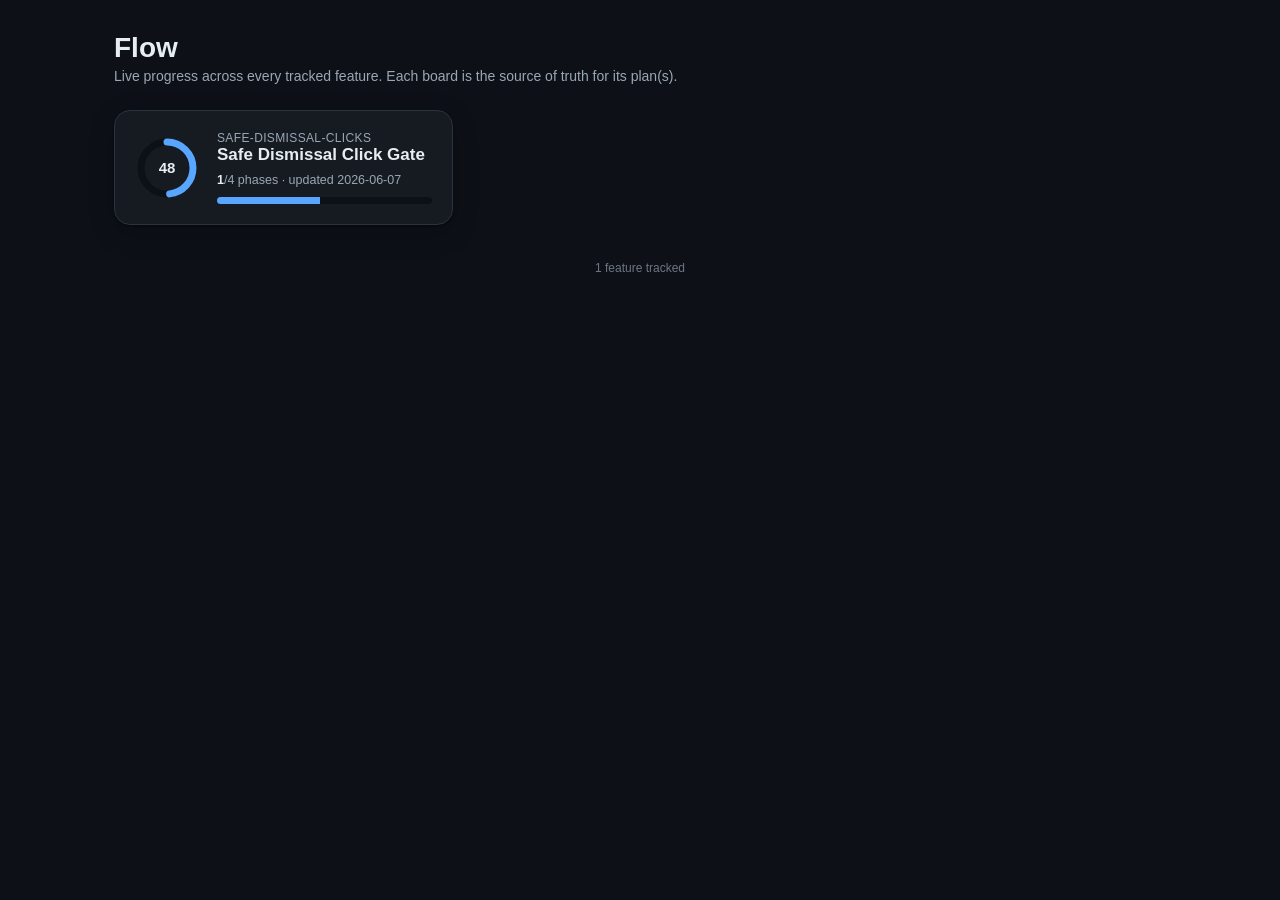
<file: docs/flow/index.html>
<!doctype html>
<html lang="en">
<head>
<meta charset="utf-8" />
<meta name="viewport" content="width=device-width, initial-scale=1" />
<title>Flow — all features</title>
<style>
  :root {
    --bg: #0d1117; --panel: #161b22; --panel-2: #1c2330; --border: #2a3340;
    --text: #e6edf3; --muted: #9aa7b4; --done: #2ea043; --review: #58a6ff; --idle: #6e7681;
    --shadow: 0 1px 2px rgba(0,0,0,.4), 0 8px 24px rgba(0,0,0,.25);
  }
  * { box-sizing: border-box; }
  html, body { margin: 0; background: var(--bg); color: var(--text);
    font-family: -apple-system, BlinkMacSystemFont, "Segoe UI", Inter, Roboto, Arial, sans-serif; -webkit-font-smoothing: antialiased; }
  a { color: inherit; text-decoration: none; }
  .wrap { max-width: 1100px; margin: 0 auto; padding: 32px 24px 80px; }
  h1 { font-size: 28px; margin: 0 0 4px; }
  .sub { color: var(--muted); font-size: 14px; margin-bottom: 26px; }
  .grid { display: grid; grid-template-columns: repeat(auto-fill, minmax(320px, 1fr)); gap: 18px; }
  .card { background: var(--panel); border: 1px solid var(--border); border-radius: 16px;
    padding: 20px; box-shadow: var(--shadow); display: flex; gap: 18px; align-items: center;
    transition: transform .12s, border-color .12s; }
  .card:hover { transform: translateY(-2px); border-color: var(--review); }
  .ct { flex: 1 1 auto; min-width: 0; }
  .ct h2 { font-size: 17px; margin: 0 0 4px; }
  .ct .feat { color: var(--muted); font-size: 12px; text-transform: uppercase; letter-spacing: .03em; }
  .ct .meta { color: var(--muted); font-size: 12.5px; margin-top: 8px; }
  .ct .meta b { color: var(--text); }
  .bar { height: 7px; border-radius: 999px; background: #0c1118; overflow: hidden; margin-top: 10px; }
  .bar > span { display: block; height: 100%; background: var(--review); }
  .bar.full > span { background: var(--done); }
  svg.ring { flex: 0 0 auto; }
  .empty { color: var(--muted); padding: 50px; text-align: center; }
  footer { color: var(--idle); font-size: 12px; margin-top: 36px; text-align: center; }
</style>
</head>
<body>
<div class="wrap">
  <h1>Flow</h1>
  <div class="sub">Live progress across every tracked feature. Each board is the source of truth for its plan(s).</div>
  <div class="grid" id="grid"></div>
  <footer id="foot"></footer>
</div>
<script type="application/json" id="flow-index">[
  {
    "feature": "safe-dismissal-clicks",
    "title": "Safe Dismissal Click Gate",
    "file": "safe-dismissal-clicks.html",
    "percent": 48,
    "updatedAt": 1780876315,
    "total": 4,
    "done": 1,
    "skipped": 0
  }
]</script>
<script>
(function () {
  "use strict";
  var items;
  try { items = JSON.parse(document.getElementById("flow-index").textContent); }
  catch (e) { items = []; }
  var grid = document.getElementById("grid");
  if (!items.length) { grid.innerHTML = "<div class='empty'>No flow boards yet. Run /c:plan to create one.</div>"; }
  items.sort(function (a, b) { return (b.updatedAt || 0) - (a.updatedAt || 0); });
  items.forEach(function (it) {
    var p = Math.max(0, Math.min(100, Math.round(it.percent || 0)));
    var a = document.createElement("a");
    a.href = it.file;
    a.className = "card";
    a.innerHTML =
      ring(p) +
      "<div class='ct'>" +
        "<div class='feat'>" + esc(it.feature) + "</div>" +
        "<h2>" + esc(it.title || it.feature) + "</h2>" +
        "<div class='meta'><b>" + (it.done || 0) + "</b>/" + (it.total || 0) + " phases" +
          (it.skipped ? " · " + it.skipped + " skipped" : "") +
          (it.updatedAt ? " · updated " + fmt(it.updatedAt) : "") + "</div>" +
        "<div class='bar" + (p >= 100 ? " full" : "") + "'><span style='width:" + p + "%'></span></div>" +
      "</div>";
    grid.appendChild(a);
  });
  document.getElementById("foot").textContent = items.length + " feature" + (items.length === 1 ? "" : "s") + " tracked";

  function ring(p) {
    var r = 26, c = 2 * Math.PI * r, on = c * p / 100;
    var col = p >= 100 ? "var(--done)" : (p > 0 ? "var(--review)" : "var(--idle)");
    return "<svg class='ring' width='64' height='64' viewBox='0 0 64 64'>" +
      "<circle cx='32' cy='32' r='" + r + "' fill='none' stroke='#0c1118' stroke-width='7'/>" +
      "<circle cx='32' cy='32' r='" + r + "' fill='none' stroke='" + col + "' stroke-width='7' stroke-linecap='round'" +
        " transform='rotate(-90 32 32)' stroke-dasharray='" + on + " " + c + "'/>" +
      "<text x='32' y='37' text-anchor='middle' font-size='15' font-weight='700' fill='#e6edf3'>" + p + "</text>" +
      "</svg>";
  }
  function fmt(u) { var d = new Date(u * 1000); return isNaN(d) ? "" : d.toISOString().slice(0, 10); }
  function esc(s) { return String(s == null ? "" : s).replace(/[&<>"']/g, function (c) {
    return { "&": "&amp;", "<": "&lt;", ">": "&gt;", '"': "&quot;", "'": "&#39;" }[c]; }); }
})();
</script>
</body>
</html>
</file>
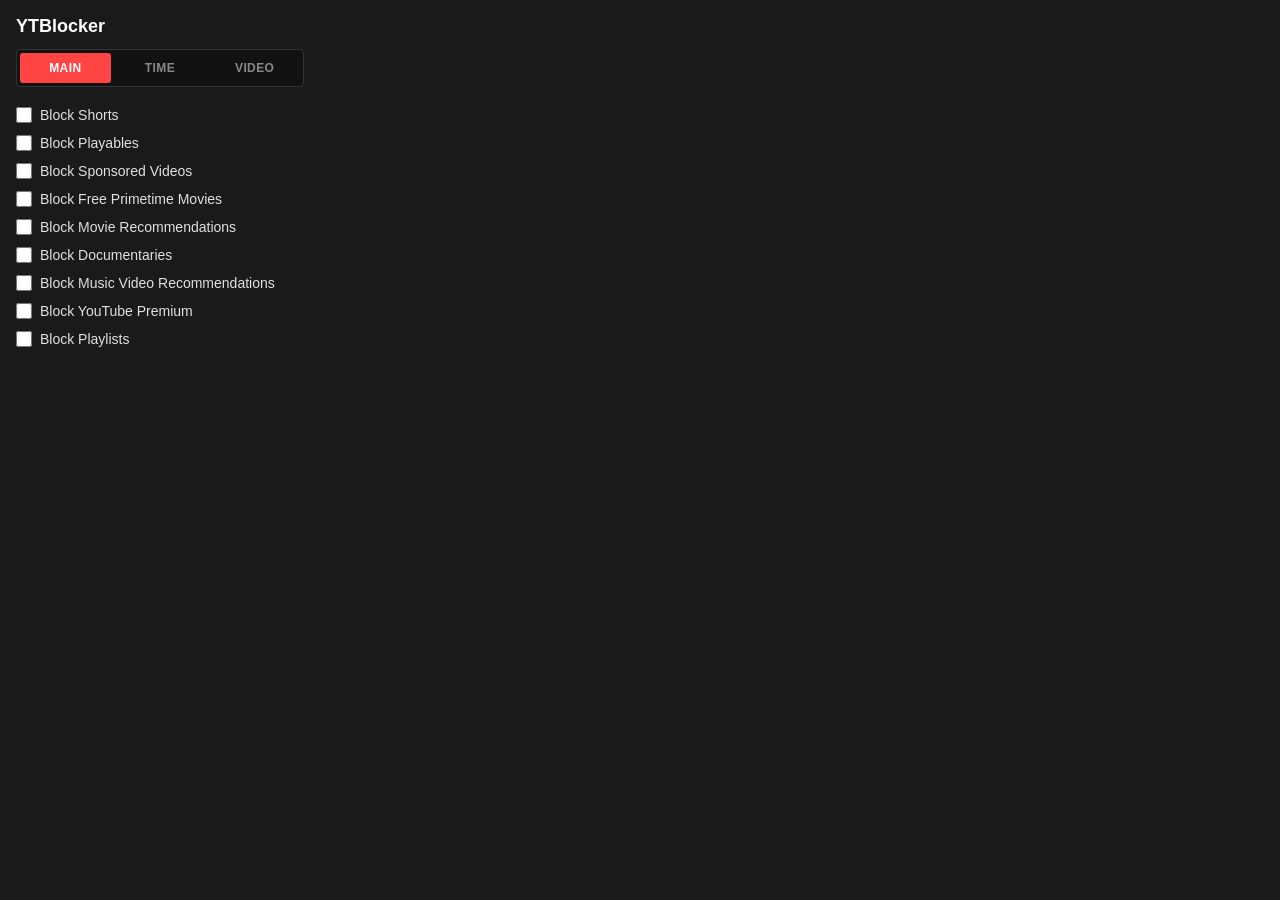
<file: popup/popup.html>
<!DOCTYPE html>
<html lang="en">
<head>
  <meta charset="UTF-8">
  <link rel="stylesheet" href="popup.css">
</head>
<body>
  <h1>YTBlocker</h1>

  <nav class="tabs" role="tablist" aria-label="Settings sections">
    <button class="tab active" id="mainTab" type="button" role="tab" aria-selected="true" aria-controls="mainPanel" data-tab="mainPanel">Main</button>
    <button class="tab" id="timeTab" type="button" role="tab" aria-selected="false" aria-controls="timePanel" data-tab="timePanel">Time</button>
    <button class="tab" id="videoTab" type="button" role="tab" aria-selected="false" aria-controls="videoPanel" data-tab="videoPanel">Video</button>
  </nav>

  <section class="tab-panel active" id="mainPanel" role="tabpanel" aria-labelledby="mainTab">
    <section class="toggles">
      <label class="toggle-row">
        <input type="checkbox" id="shortsToggle">
        <span>Block Shorts</span>
      </label>
      <label class="toggle-row">
        <input type="checkbox" id="playablesToggle">
        <span>Block Playables</span>
      </label>
      <label class="toggle-row">
        <input type="checkbox" id="sponsoredVideosToggle">
        <span>Block Sponsored Videos</span>
      </label>
      <label class="toggle-row">
        <input type="checkbox" id="primetimeToggle">
        <span>Block Free Primetime Movies</span>
      </label>
      <label class="toggle-row">
        <input type="checkbox" id="movieRecommendationsToggle">
        <span>Block Movie Recommendations</span>
      </label>
      <label class="toggle-row">
        <input type="checkbox" id="documentaryRecommendationsToggle">
        <span>Block Documentaries</span>
      </label>
      <label class="toggle-row">
        <input type="checkbox" id="musicVideoRecommendationsToggle">
        <span>Block Music Video Recommendations</span>
      </label>
      <label class="toggle-row">
        <input type="checkbox" id="premiumSectionsDismissalToggle">
        <span>Block YouTube Premium</span>
      </label>
      <label class="toggle-row">
        <input type="checkbox" id="playlistDismissalToggle">
        <span>Block Playlists</span>
      </label>
    </section>
  </section>

  <section class="tab-panel" id="timePanel" role="tabpanel" aria-labelledby="timeTab" hidden>
    <section class="timing-section">
      <div class="section-heading-row">
        <h2>Randomized Deletes Range</h2>
        <button class="info-button" id="deleteRangeInfoToggle" type="button" aria-expanded="false" aria-controls="deleteRangeInfo">i</button>
      </div>
      <div class="info-popover" id="deleteRangeInfo" role="status" hidden>
        This randomized delay is used to mimic human behavior between automated delete actions.
      </div>
      <div class="timing-row">
        <label>
          <span>Min</span>
          <input type="number" id="delayMinInput" min="1" max="120" step="1">
        </label>
        <label>
          <span>Max</span>
          <input type="number" id="delayMaxInput" min="1" max="120" step="1">
        </label>
        <span class="timing-unit">seconds</span>
      </div>
    </section>

    <section class="duration-section">
      <h2>Video Duration</h2>
      <div class="duration-row">
        <label>
          <span>Min</span>
          <input type="text" id="durationMinInput" placeholder="any" title="Use any, seconds, M:SS, or H:MM:SS">
        </label>
        <label>
          <span>Max</span>
          <input type="text" id="durationMaxInput" placeholder="any" title="Use any, seconds, M:SS, or H:MM:SS">
        </label>
      </div>
    </section>

    <section class="creation-section">
      <h2>Creation Date</h2>
      <div class="creation-row">
        <label>
          <span>Min age</span>
          <input type="text" id="ageMinInput" placeholder="any" title="Use any, days, 12h, 2w, 3mo, or 1y">
        </label>
        <label>
          <span>Max age</span>
          <input type="text" id="ageMaxInput" placeholder="any" title="Use any, days, 12h, 2w, 3mo, or 1y">
        </label>
        <span class="timing-unit">days</span>
      </div>
    </section>
  </section>

  <section class="tab-panel" id="videoPanel" role="tabpanel" aria-labelledby="videoTab" hidden>
    <section class="keywords-section">
      <h2>Keywords</h2>
      <div class="keyword-input-row">
        <input type="text" id="keywordInput" placeholder="Add keyword...">
        <button id="addKeyword">+</button>
      </div>
      <ul id="keywordList"></ul>
      <label class="toggle-row">
        <input type="checkbox" id="keywordDismissalToggle">
        <span>Enable keyword dismissal</span>
      </label>
    </section>

    <section class="channels-section">
      <h2>Channels</h2>
      <div class="keyword-input-row">
        <input type="text" id="channelInput" placeholder="Add channel...">
        <button id="addChannel">+</button>
      </div>
      <ul id="channelList"></ul>
      <label class="toggle-row">
        <input type="checkbox" id="channelBlockingToggle">
        <span>Block matching channels</span>
      </label>
    </section>
  </section>

  <script src="popup.js"></script>
</body>
</html>
</file>
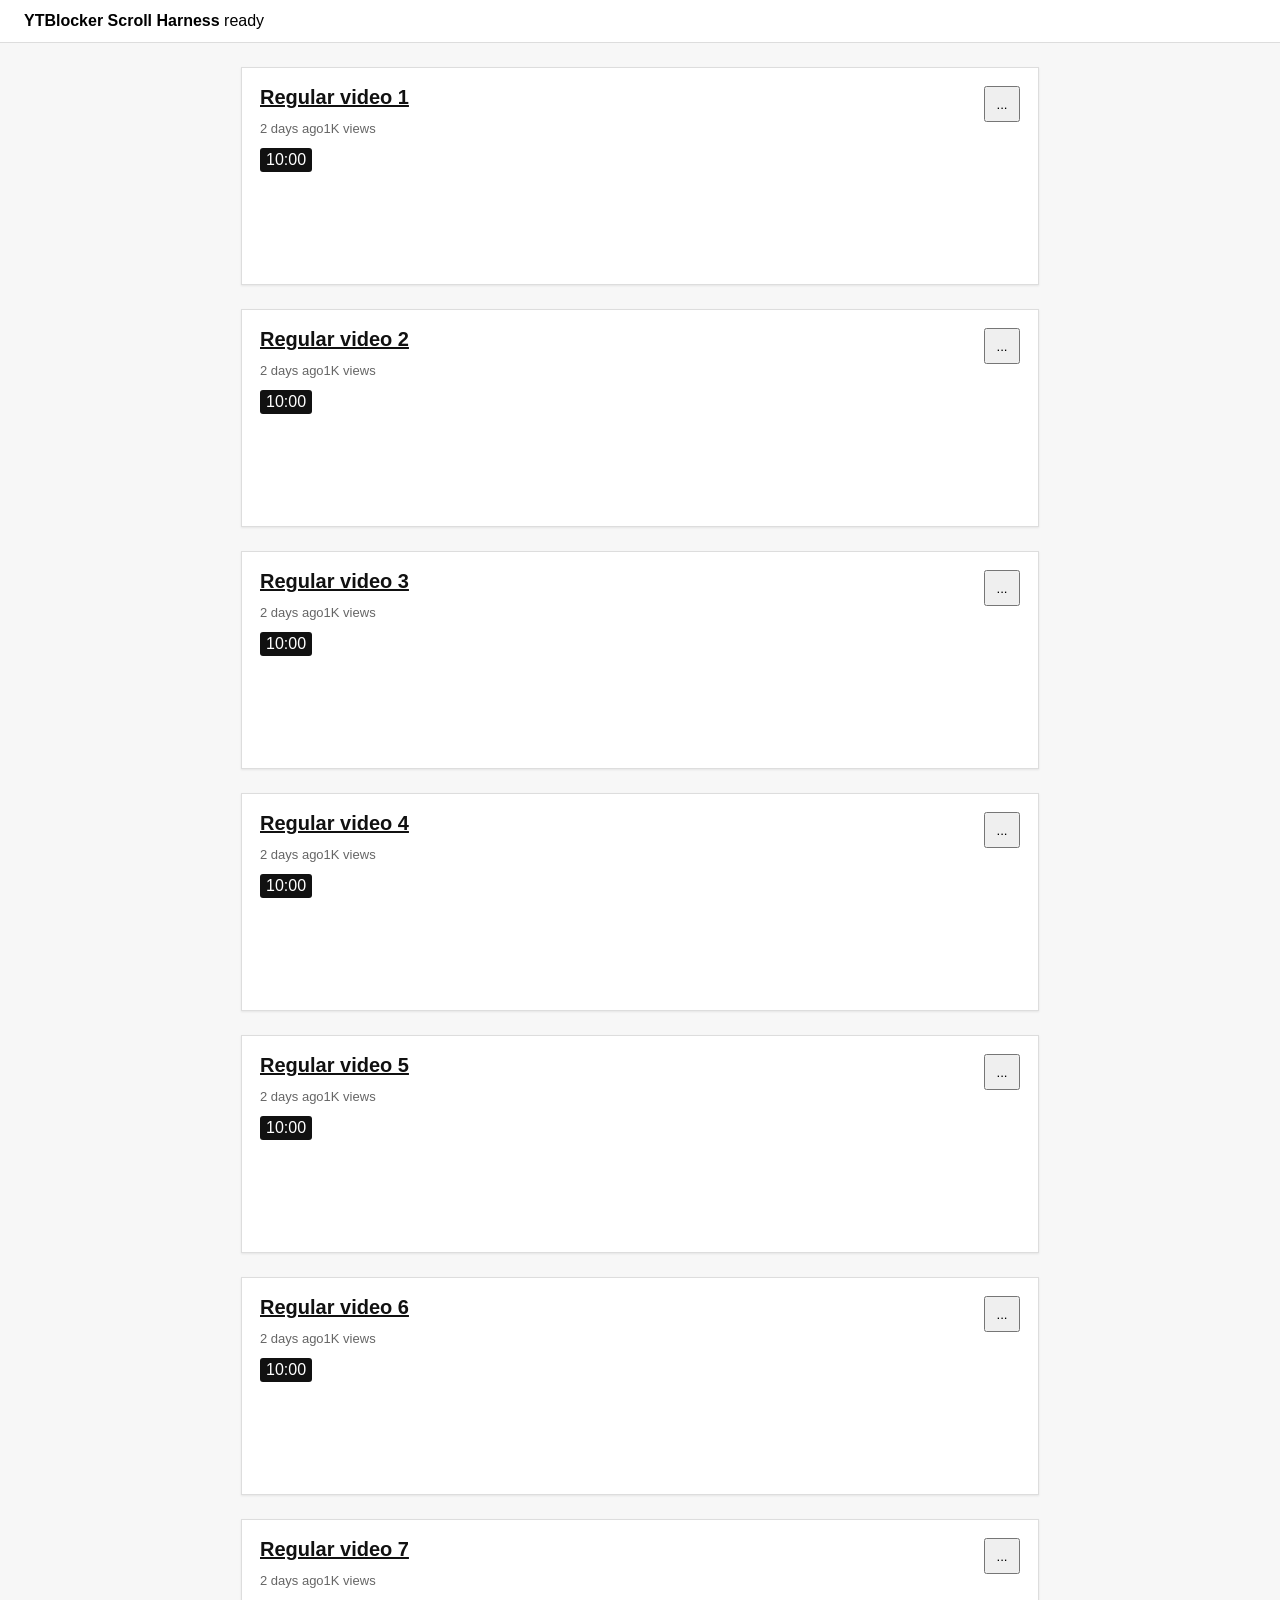
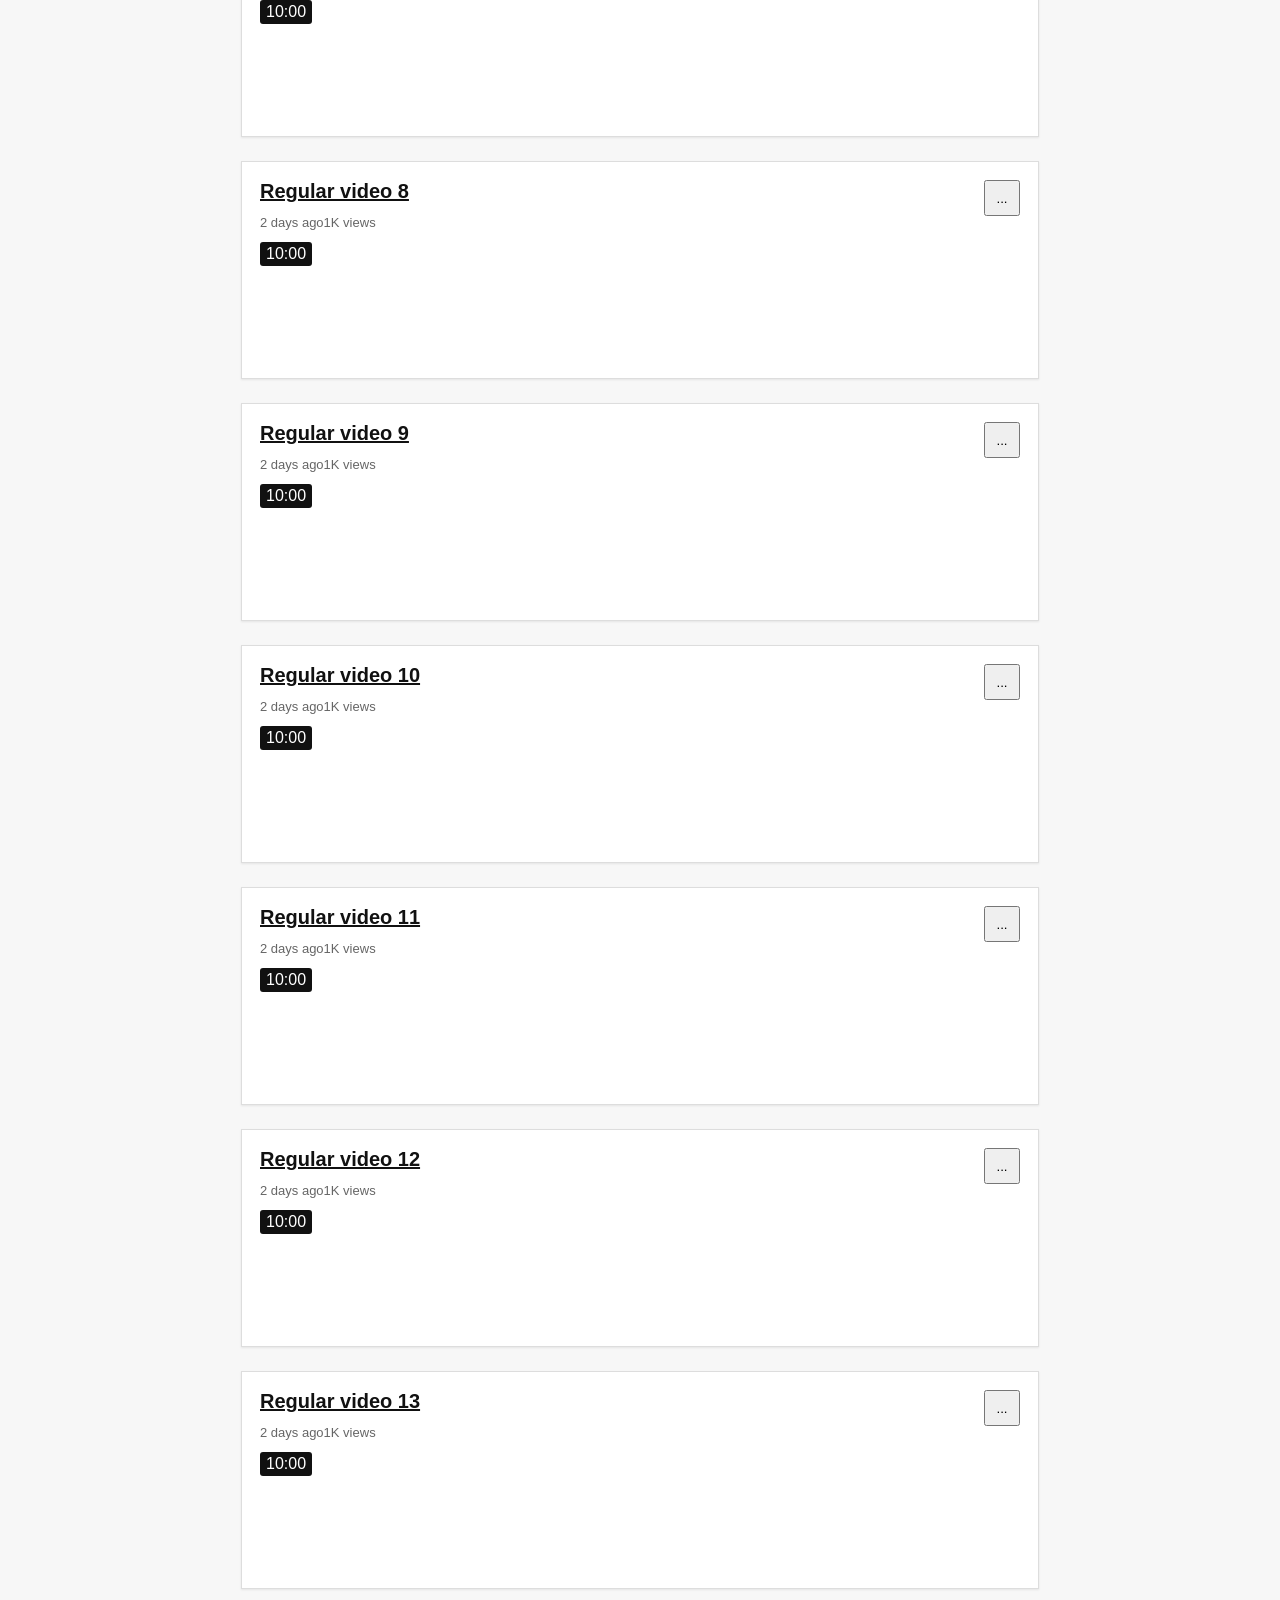
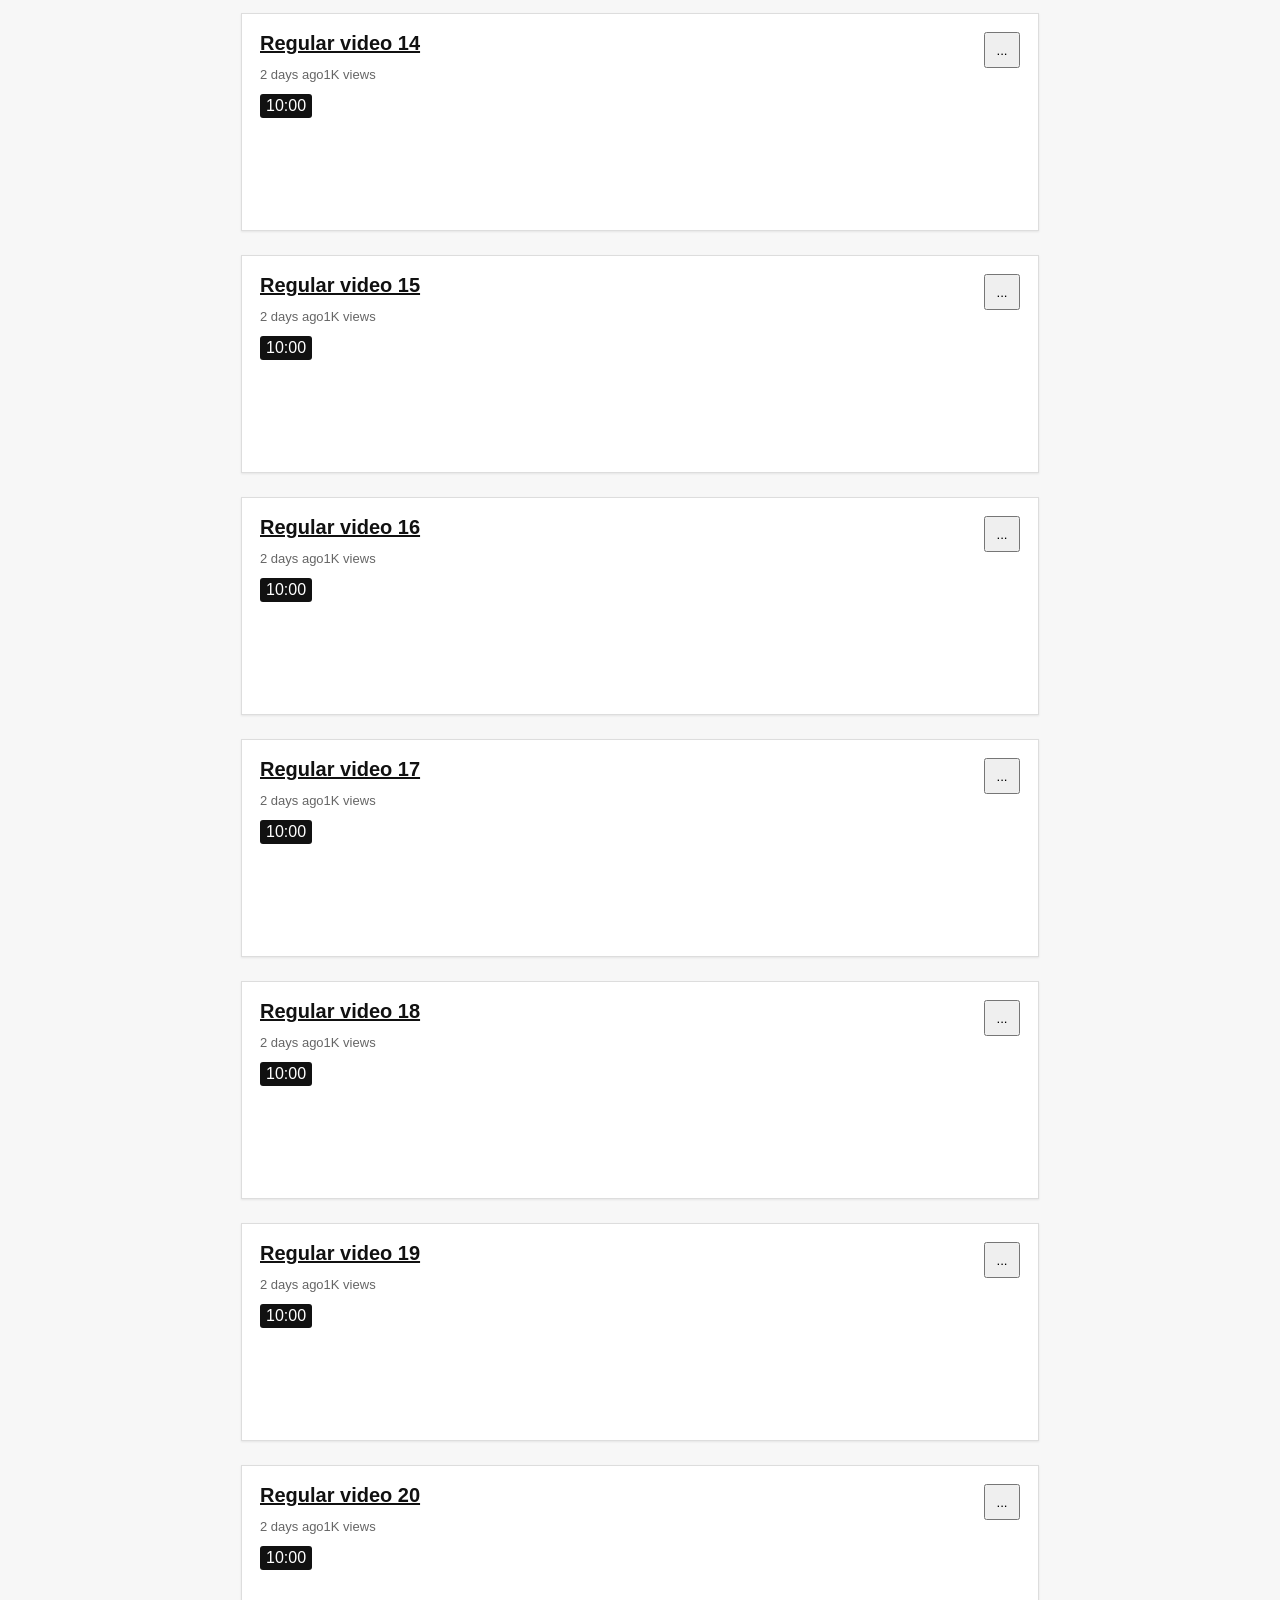
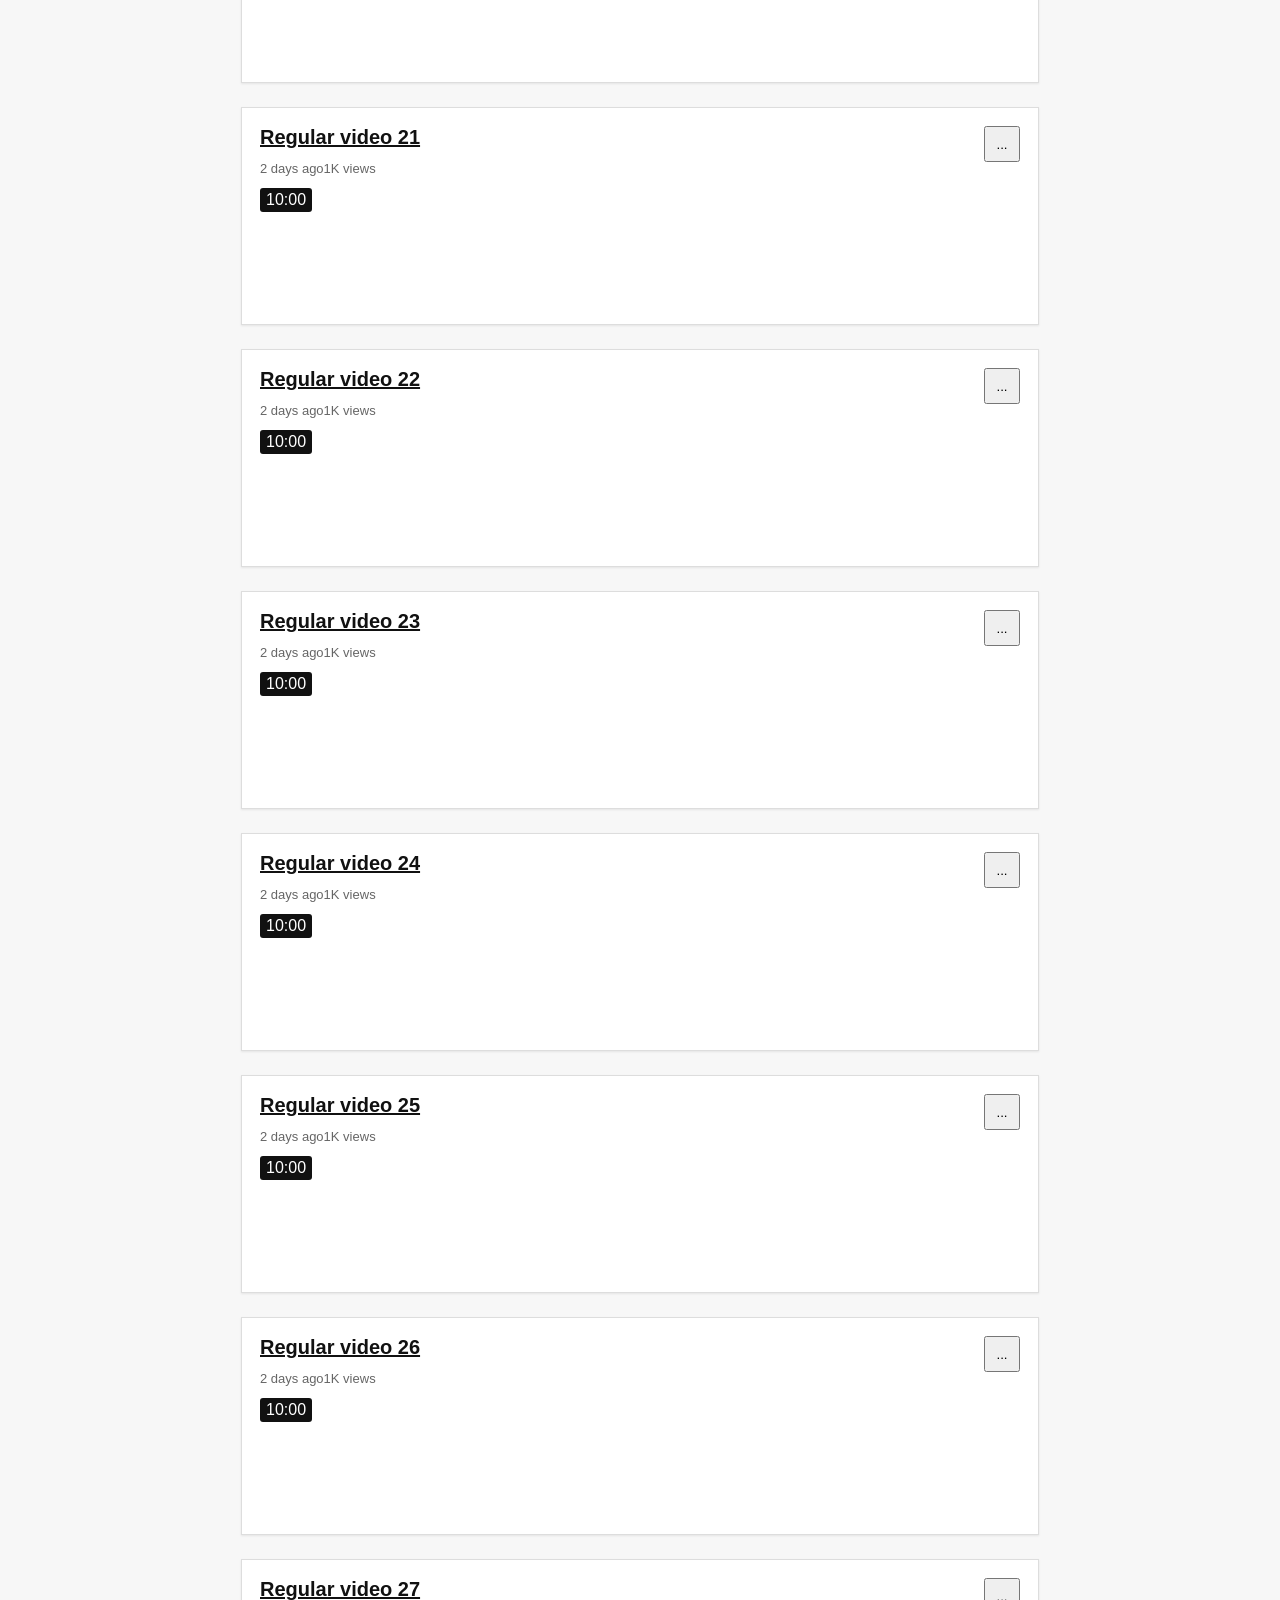
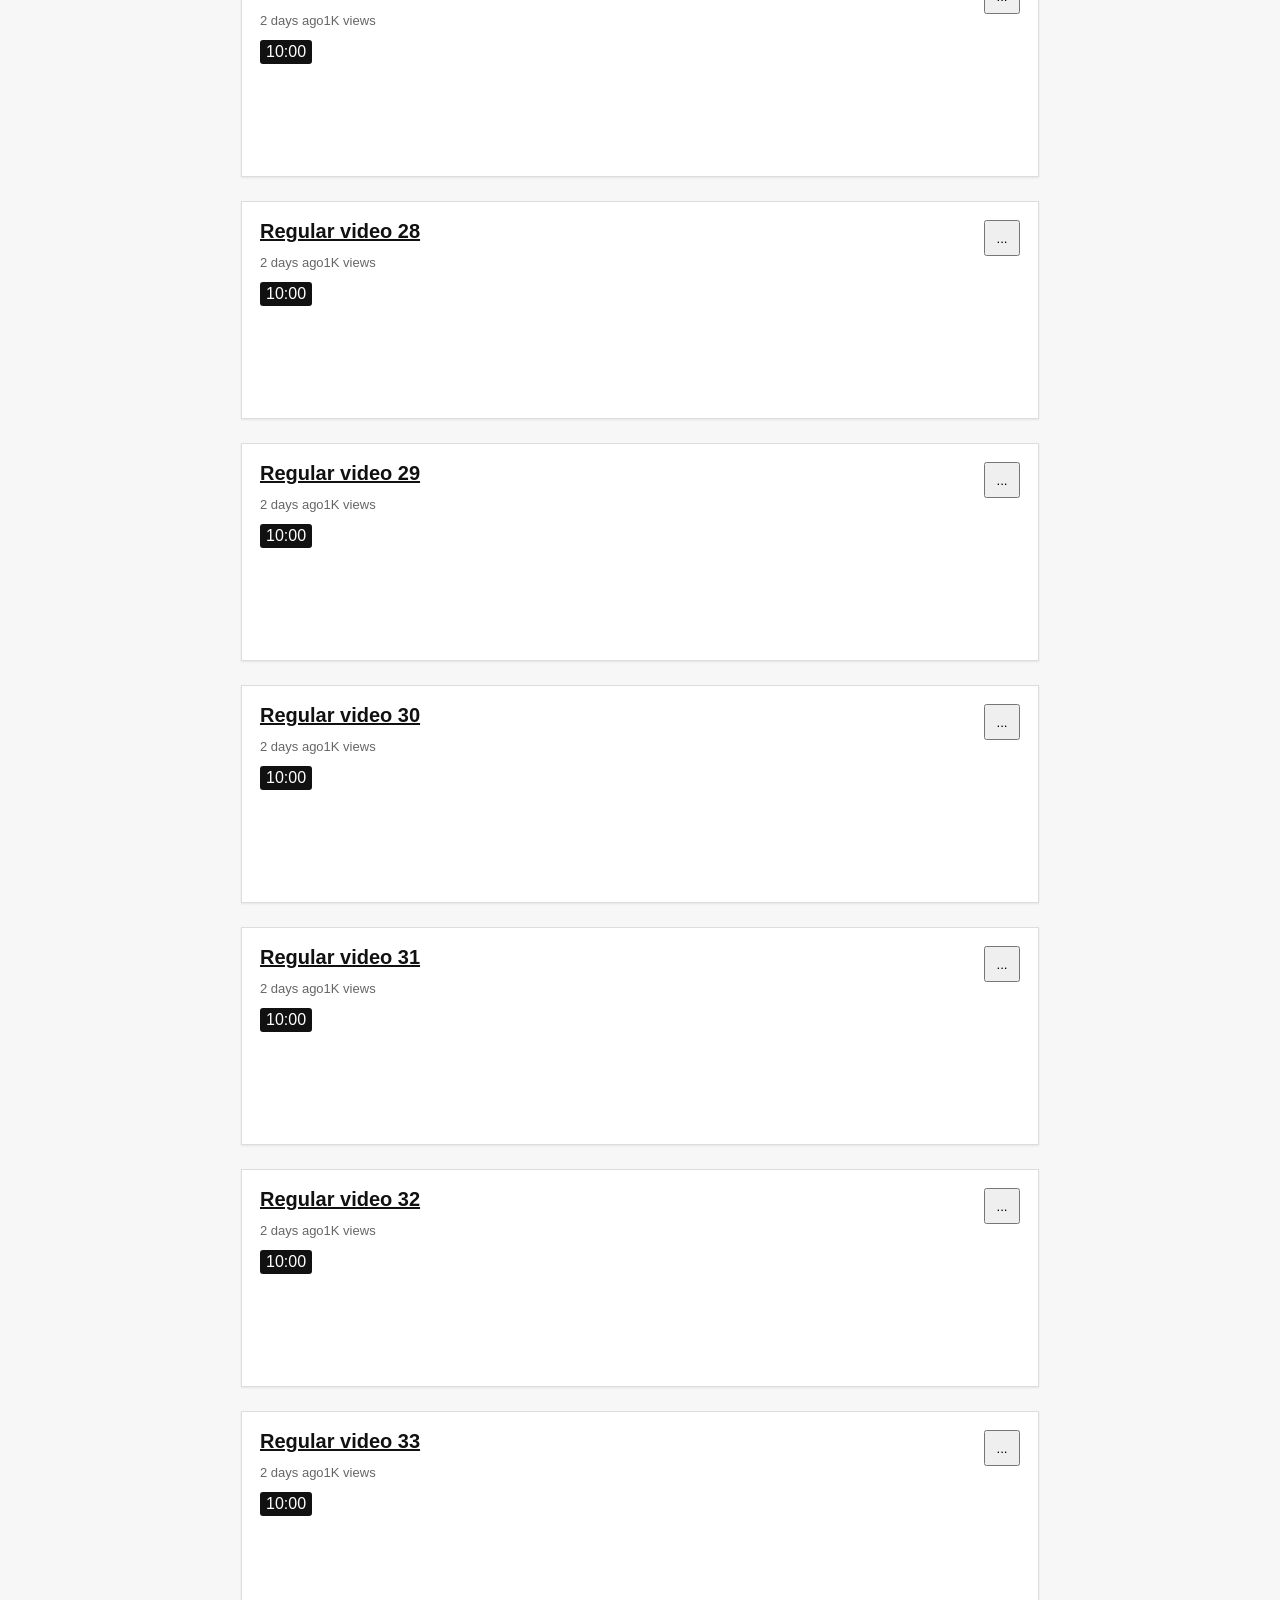
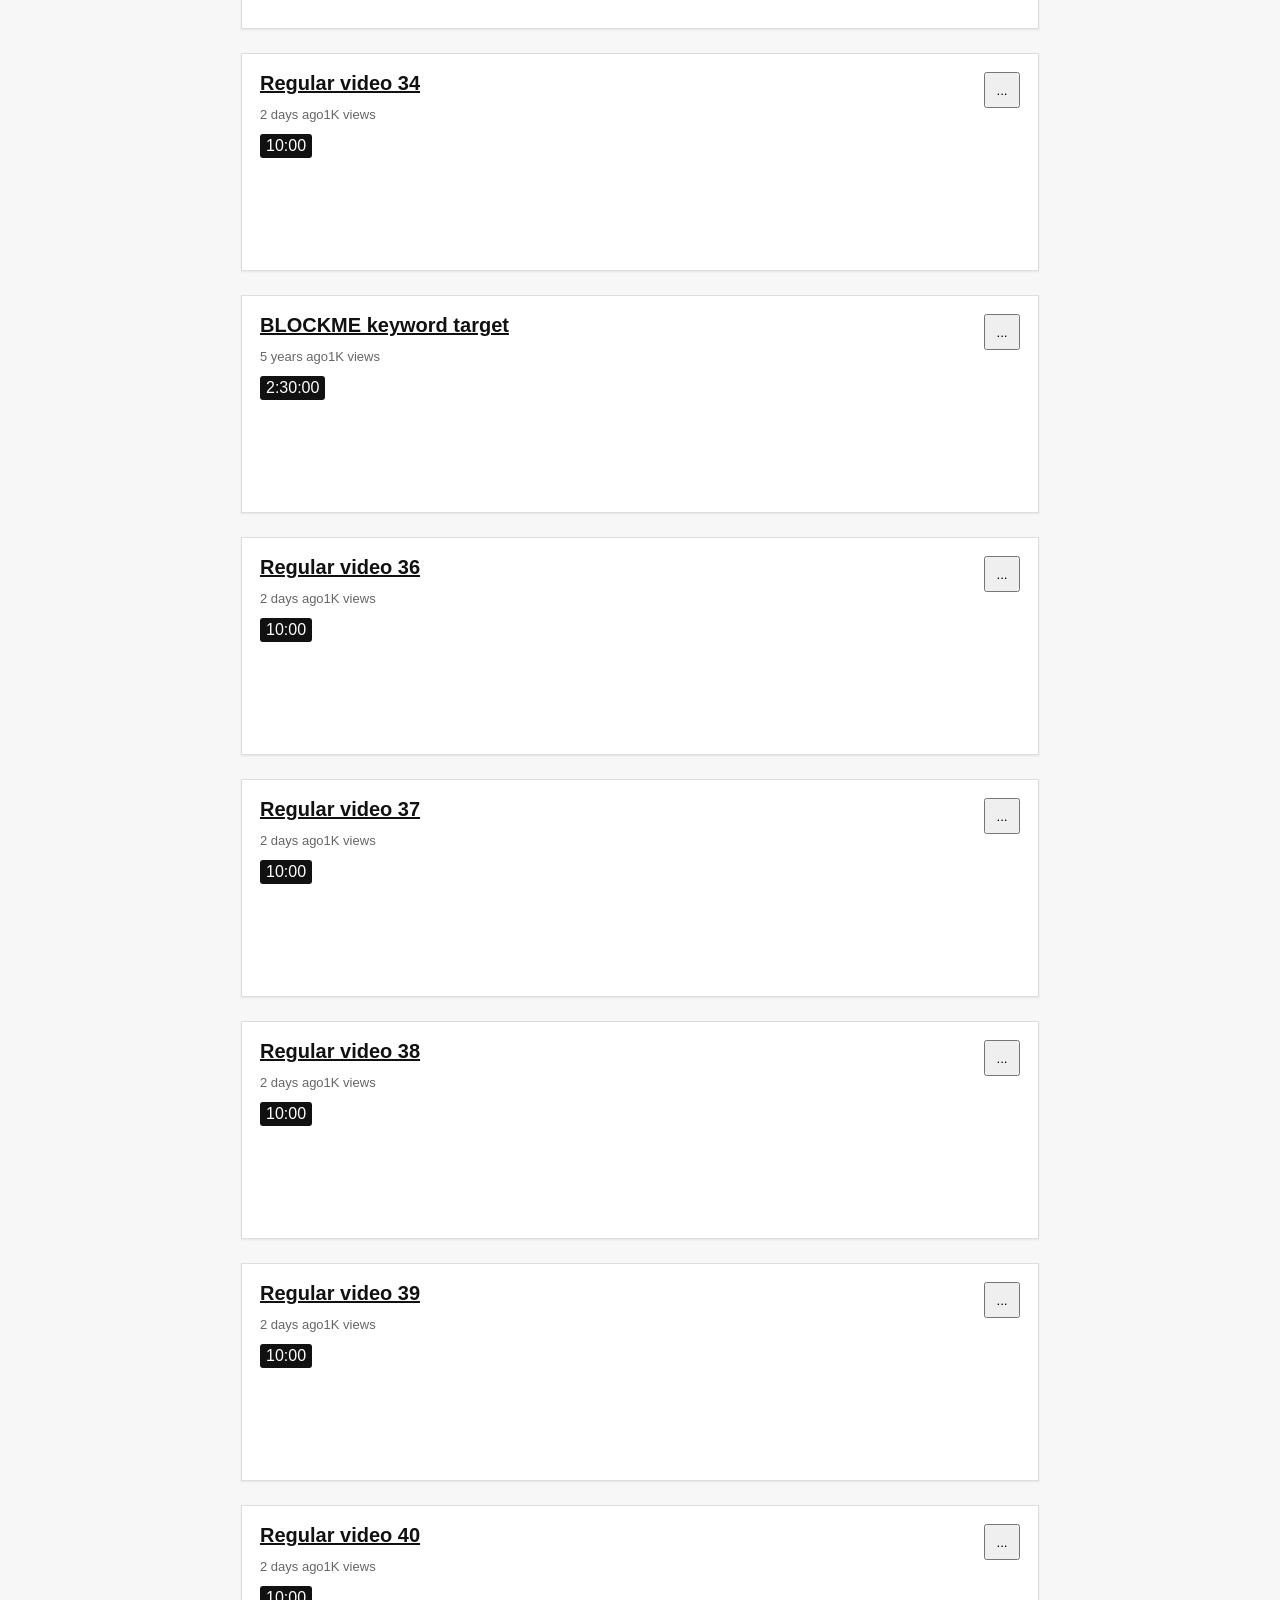
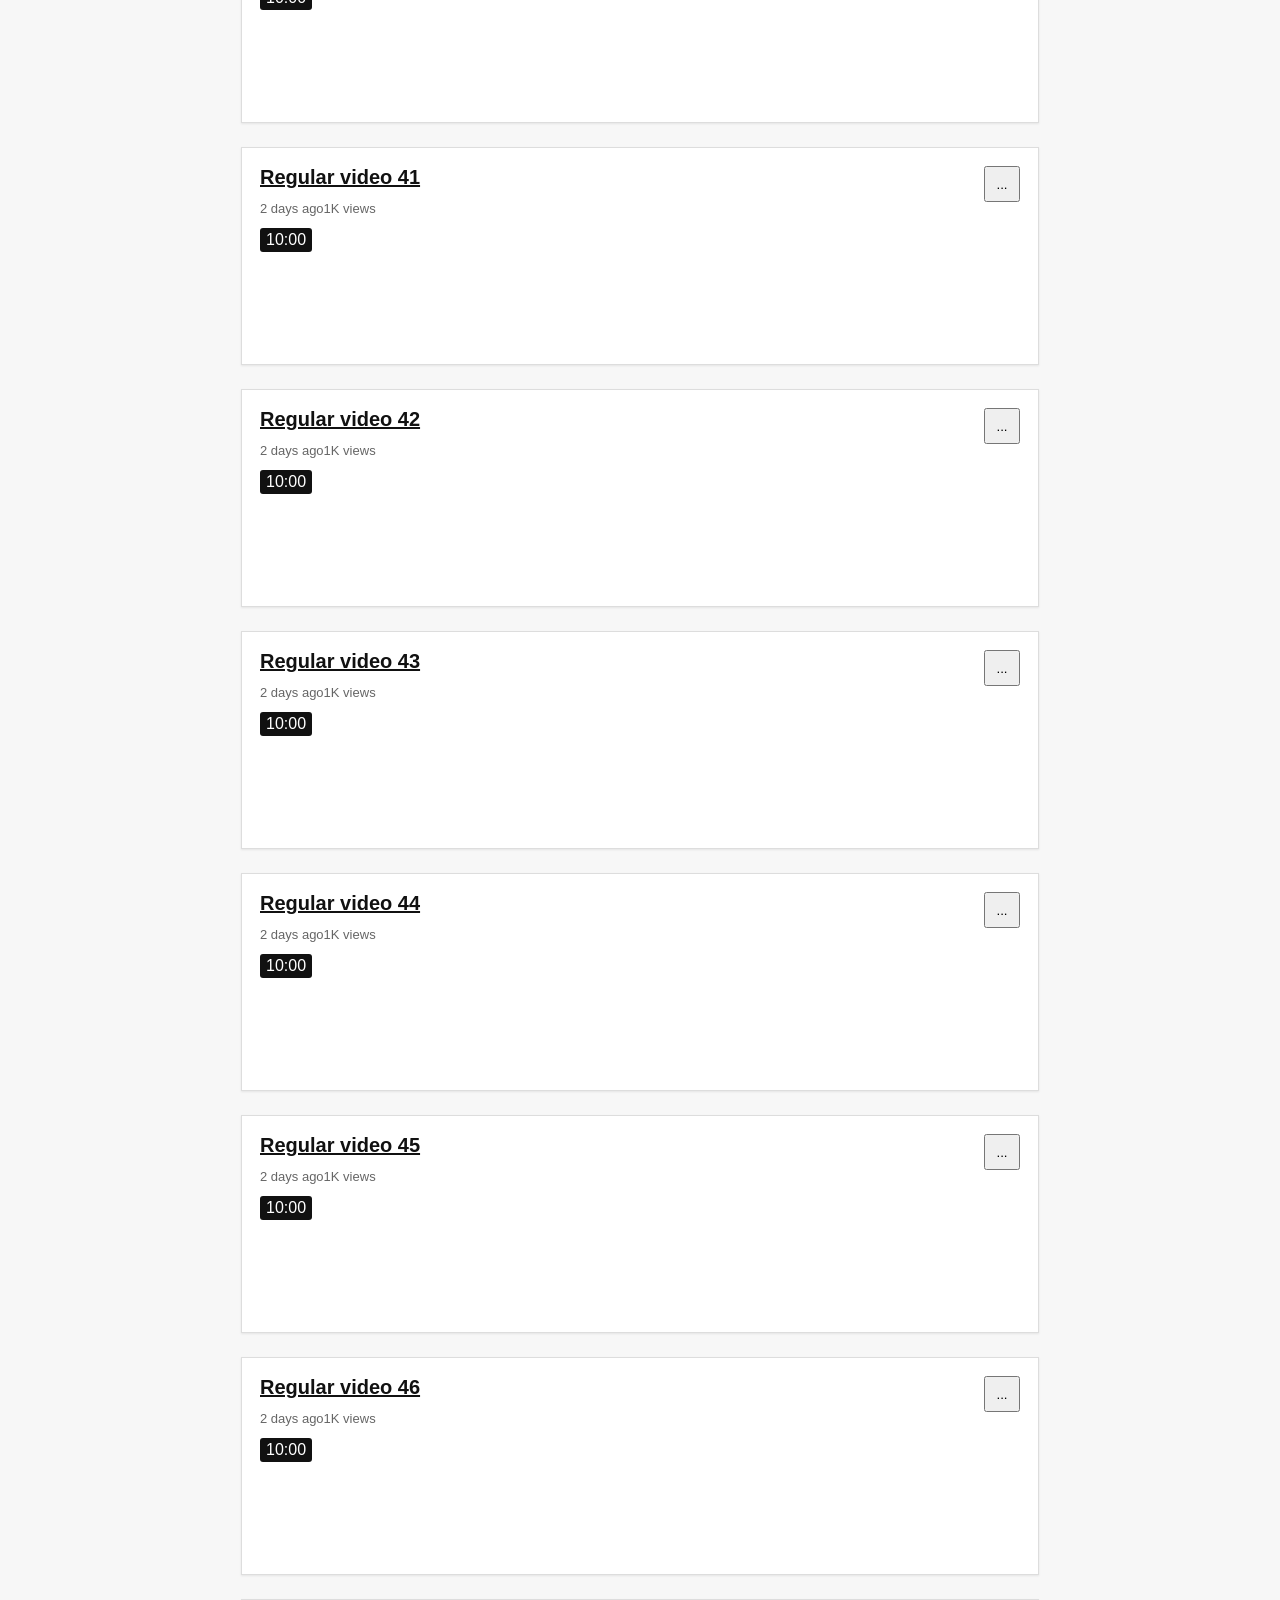
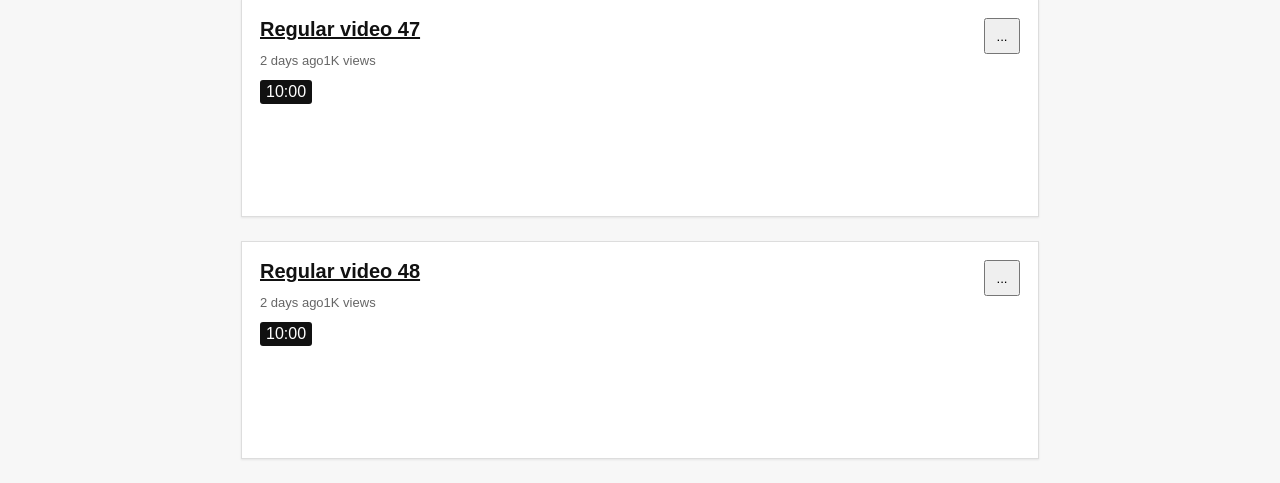
<file: tools/scroll-harness.html>
<!doctype html>
<html lang="en">
<head>
  <meta charset="utf-8">
  <title>YTBlocker Scroll Harness</title>
  <style>
    body {
      margin: 0;
      font-family: Arial, sans-serif;
      background: #f7f7f7;
    }

    header {
      position: sticky;
      top: 0;
      z-index: 10;
      padding: 12px 24px;
      background: #fff;
      border-bottom: 1px solid #ddd;
    }

    ytd-rich-item-renderer {
      display: block;
      margin: 24px auto;
      max-width: 760px;
      min-height: 180px;
      padding: 18px;
      background: #fff;
      border: 1px solid #ddd;
      box-shadow: 0 1px 2px rgba(0, 0, 0, 0.08);
    }

    ytd-brand-video-shelf-renderer,
    video-display-button-group-layout-view-model {
      display: block;
      margin: 24px auto;
      max-width: 760px;
      min-height: 220px;
      padding: 18px;
      background: #fff;
      border: 1px solid #ddd;
      box-shadow: 0 1px 2px rgba(0, 0, 0, 0.08);
    }

    #video-title {
      display: block;
      margin-bottom: 12px;
      color: #111;
      font-size: 20px;
      font-weight: 700;
    }

    #metadata-line {
      color: #666;
      font-size: 13px;
    }

    ytd-thumbnail-overlay-time-status-renderer {
      display: inline-block;
      margin-top: 12px;
      padding: 3px 6px;
      color: #fff;
      background: #111;
      border-radius: 3px;
    }

    button[aria-label="More actions"] {
      float: right;
      width: 36px;
      height: 36px;
    }

    ytd-menu-service-item-renderer {
      display: block;
      position: fixed;
      top: 80px;
      left: 80px;
      z-index: 20;
      padding: 12px 18px;
      background: #fff;
      border: 1px solid #bbb;
      box-shadow: 0 2px 8px rgba(0, 0, 0, 0.2);
    }
  </style>
</head>
<body>
  <header>
    <strong>YTBlocker Scroll Harness</strong>
    <span id="status">ready</span>
  </header>
  <main id="contents"></main>

  <script>
    const nativeScrollTo = window.scrollTo.bind(window);
    const nativeScrollBy = window.scrollBy.bind(window);
    const nativeScrollIntoView = Element.prototype.scrollIntoView;
    const logs = [];
    const originalLog = console.log.bind(console);

    console.log = (...args) => {
      logs.push(args.map((arg) => String(arg)).join(" "));
      originalLog(...args);
    };

    function navigateToVideo(videoId) {
      window.__harnessNavigationAttempts += 1;
      history.pushState({}, "", `/watch?v=${videoId}`);
      window.dispatchEvent(new PopStateEvent("popstate"));
    }

    function createNotInterestedItem(card, mode) {
      if (mode === "anchor-not-interested") {
        const anchor = document.createElement("a");
        anchor.href = "/watch?v=anchor-not-interested";
        anchor.textContent = "Not interested";
        anchor.addEventListener("click", (event) => {
          event.preventDefault();
          window.__harnessNotInterestedClicks += 1;
          nativeScrollTo(0, card.offsetTop);
          navigateToVideo("anchor-not-interested");
        });
        return anchor;
      }

      const item = document.createElement("ytd-menu-service-item-renderer");
      item.setAttribute("role", "menuitem");
      item.textContent = "Not interested";
      item.addEventListener("click", () => {
        window.__harnessNotInterestedClicks += 1;
        nativeScrollTo(0, card.offsetTop);
        if (mode === "menu-item-navigates") {
          navigateToVideo("menu-item-navigates");
        }
        item.closest("ytd-menu-popup-renderer")?.remove();
      });
      return item;
    }

    function appendPopupForCard(card, mode = "safe") {
      document.querySelectorAll("ytd-menu-popup-renderer:not([data-stale='true'])").forEach((el) => {
        el.remove();
      });
      const menu = document.createElement("ytd-menu-popup-renderer");
      menu.setAttribute("role", "menu");
      menu.dataset.ownerTitle = card.querySelector("#video-title")?.textContent || "";
      menu.appendChild(createNotInterestedItem(card, mode));
      document.body.appendChild(menu);
    }

    function appendStalePopup() {
      const menu = document.createElement("ytd-menu-popup-renderer");
      menu.setAttribute("role", "menu");
      menu.dataset.stale = "true";
      const item = document.createElement("ytd-menu-service-item-renderer");
      item.setAttribute("role", "menuitem");
      item.textContent = "Not interested";
      item.addEventListener("click", () => {
        window.__harnessStaleNotInterestedClicks += 1;
        menu.remove();
      });
      menu.appendChild(item);
      document.body.appendChild(menu);
    }

    function attachNotInterestedMenu(card, button, options = {}) {
      button.addEventListener("click", (event) => {
        window.__harnessMenuClicks += 1;
        // Simulate YouTube page-world behavior that a content-script prototype
        // patch cannot intercept: jump to the real card location.
        nativeScrollTo(0, card.offsetTop);

        if (options.menuMode === "button-navigates") {
          event.preventDefault();
          navigateToVideo(options.buttonNavigationId || "button-navigates");
          return;
        }

        if (options.menuMode === "no-popup") {
          return;
        }

        appendPopupForCard(card, options.menuMode || "safe");
      });
    }

    function appendVideo(index, title, duration, ageText, options = {}) {
      const card = document.createElement("ytd-rich-item-renderer");
      const buttonHtml = `<button type="button" aria-label="More actions">...</button>`;
      card.innerHTML = `
        ${options.buttonInAnchor ? `<a href="/watch?v=button-anchor-${index}" class="menu-link-wrapper">${buttonHtml}</a>` : buttonHtml}
        <a id="video-title" title="${title}" href="/watch?v=video-${index}">${title}</a>
        <div id="metadata-line"><span>${ageText}</span><span>1K views</span></div>
        <ytd-thumbnail-overlay-time-status-renderer>
          <span id="text">${duration}</span>
        </ytd-thumbnail-overlay-time-status-renderer>
      `;

      attachNotInterestedMenu(card, card.querySelector("button"), {
        ...options,
        buttonNavigationId: `button-${index}`,
      });

      document.getElementById("contents").appendChild(card);
    }

    function appendPremiumShelf() {
      const title = "Listen in the background with YouTube Premium";
      const shelf = document.createElement("ytd-brand-video-shelf-renderer");
      shelf.innerHTML = `
        <div id="content-wrapper">
          <div id="shelf-header-container">
            <div id="section-header-container">
              <h2>${title}</h2>
              <div class="ytBadgeShapeText">YouTube featured</div>
            </div>
            <div id="subtitle-container">
              <yt-formatted-string id="subtitle">Listen to podcasts in the background, screen off.</yt-formatted-string>
            </div>
            <div id="top-buttons-container">
              <a href="/premium?ybp=test" aria-label="Try 1 month for $0">Try 1 month for $0</a>
              <ytd-menu-renderer>
                <button type="button" aria-label="${title} - More actions">...</button>
              </ytd-menu-renderer>
            </div>
          </div>
        </div>
      `;

      attachNotInterestedMenu(shelf, shelf.querySelector("button"));
      document.getElementById("contents").appendChild(shelf);
    }

    function appendSponsoredVideo() {
      const ad = document.createElement("video-display-button-group-layout-view-model");
      ad.innerHTML = `
        <div>
          <yt-lockup-view-model>
            <div class="ytLockupViewModelHost content-id-8_kmWOsxcXs">
              <a id="video-title" class="ytLockupViewModelContentImage" href="https://www.googleadservices.com/pagead/aclk?video_id=8_kmWOsxcXs" rel="nofollow">
                They don't care if you can't afford a ransom.
              </a>
              <div class="ytLockupViewModelMetadata">
                <feed-ad-metadata-view-model>
                  <ad-badge-view-model>
                    <badge-shape class="ytBadgeShapeHost ytBadgeShapeAd">
                      <div class="ytBadgeShapeText">Sponsored</div>
                    </badge-shape>
                  </ad-badge-view-model>
                  <ad-details-line-view-model>Huntress</ad-details-line-view-model>
                </feed-ad-metadata-view-model>
                <ad-button-group-view-model>
                  <a href="/watch?v=8_kmWOsxcXs">Watch</a>
                  <a href="https://www.googleadservices.com/pagead/aclk?video_id=8_kmWOsxcXs" rel="nofollow">Learn more</a>
                </ad-button-group-view-model>
              </div>
            </div>
          </yt-lockup-view-model>
        </div>
      `;

      document.getElementById("contents").appendChild(ad);
    }

    function createModernLockupVideo({ title, videoId, channelName, channelHref }) {
      const card = document.createElement("div");
      card.className = `ytLockupViewModelHost ytLockupViewModelVertical content-id-${videoId}`;
      card.style.minHeight = "180px";
      card.style.display = "block";
      card.innerHTML = `
        <a href="/watch?v=${videoId}" class="ytLockupViewModelContentImage"></a>
        <div class="ytLockupViewModelMetadata">
          <yt-lockup-metadata-view-model class="ytLockupMetadataViewModelHost">
            <div class="ytLockupMetadataViewModelTextContainer">
              <h3 class="ytLockupMetadataViewModelHeadingReset" title="${title}">
                <a href="/watch?v=${videoId}" class="ytLockupMetadataViewModelTitle" aria-label="${title} 27 minutes">
                  <span class="ytAttributedStringHost ytAttributedStringWhiteSpacePreWrap">${title}</span>
                </a>
              </h3>
              <div class="ytLockupMetadataViewModelMetadata">
                <yt-content-metadata-view-model class="ytContentMetadataViewModelHost">
                  <div role="group" class="ytContentMetadataViewModelMetadataRow">
                    <span class="ytAttributedStringHost ytContentMetadataViewModelMetadataText">
                      <span><a class="ytAttributedStringLink ytAttributedStringLinkCallToActionColor ytAttributedStringLinkInheritColor" href="${channelHref}">${channelName}</a></span>
                    </span>
                  </div>
                  <div role="group" class="ytContentMetadataViewModelMetadataRow">
                    <span>23K views</span><span>1 day ago</span>
                  </div>
                </yt-content-metadata-view-model>
              </div>
            </div>
            <div class="ytLockupMetadataViewModelMenuButton">
              <button type="button" aria-label="More actions">...</button>
            </div>
          </yt-lockup-metadata-view-model>
        </div>
      `;

      attachNotInterestedMenu(card, card.querySelector("button"));
      return card;
    }

    function appendModernLockupVideo() {
      document.getElementById("contents").appendChild(createModernLockupVideo({
        title: "AI Bubble Will Burst Eventually Says Bridgewater's Ray Dalio",
        videoId: "WZ7mmTrSgxI",
        channelName: "Bloomberg Podcasts",
        channelHref: "/@BloombergPodcasts",
      }));
    }

    function prependPbsNorthLockupVideo() {
      const contents = document.getElementById("contents");
      contents.prepend(createModernLockupVideo({
        title: "The Trillion-Dollar Gas Hunt: Minnesota’s Massive Helium Discovery | In Business",
        videoId: "NoxHubOdxIk",
        channelName: "PBS North",
        channelHref: "/@PBSNorth",
      }));
      nativeScrollTo(0, 0);
    }

    function resetFeed(options = {}) {
      document.getElementById("contents").textContent = "";
      document.querySelectorAll("ytd-menu-popup-renderer").forEach((el) => {
        el.remove();
      });
      history.replaceState({}, "", "/");
      logs.length = 0;
      window.__harnessMenuClicks = 0;
      window.__harnessNotInterestedClicks = 0;
      window.__harnessStaleNotInterestedClicks = 0;
      window.__harnessNavigationAttempts = 0;

      const targetIndex = options.targetIndex || 35;
      const targetOptions = options.targetOptions || {};
      for (let i = 1; i <= 48; i += 1) {
        if (i === targetIndex) {
          appendVideo(i, "BLOCKME keyword target", "2:30:00", "5 years ago", targetOptions);
        } else {
          appendVideo(i, `Regular video ${i}`, "10:00", "2 days ago");
        }
      }

      if (options.stalePopup) {
        appendStalePopup();
      }

      nativeScrollTo(0, options.scrollY ?? 360);
    }

    window.__ytbHarness = {
      logs,
      nativeScrollTo,
      nativeScrollBy,
      nativeScrollIntoView,
      resetFeed,
      appendVideo,
      appendPremiumShelf,
      appendSponsoredVideo,
      appendModernLockupVideo,
      prependPbsNorthLockupVideo,
      setChromeSettings(settings) {
        window.chrome = {
          storage: {
            sync: {
              get(defaults, callback) {
                callback({ ...defaults, ...settings });
              },
              set() {},
            },
            onChanged: {
              addListener() {},
            },
          },
        };
      },
      snapshot() {
        return {
          href: location.href,
          pathname: location.pathname,
          scrollY: window.scrollY,
          menuClicks: window.__harnessMenuClicks,
          notInterestedClicks: window.__harnessNotInterestedClicks,
          staleNotInterestedClicks: window.__harnessStaleNotInterestedClicks,
          navigationAttempts: window.__harnessNavigationAttempts,
          cardCount: document.querySelectorAll("ytd-rich-item-renderer").length,
          popupCount: document.querySelectorAll("ytd-menu-popup-renderer").length,
          removedNoticeCount: document.querySelectorAll("[data-ytb-removed='true'] .ytb-removed-video-notice").length,
          removedFilters: [...document.querySelectorAll(".ytb-removed-video-notice__filter")].map((el) => el.textContent.trim()),
          premiumShelfCount: document.querySelectorAll("ytd-brand-video-shelf-renderer").length,
          logs,
        };
      },
    };

    resetFeed();
  </script>
</body>
</html>
</file>
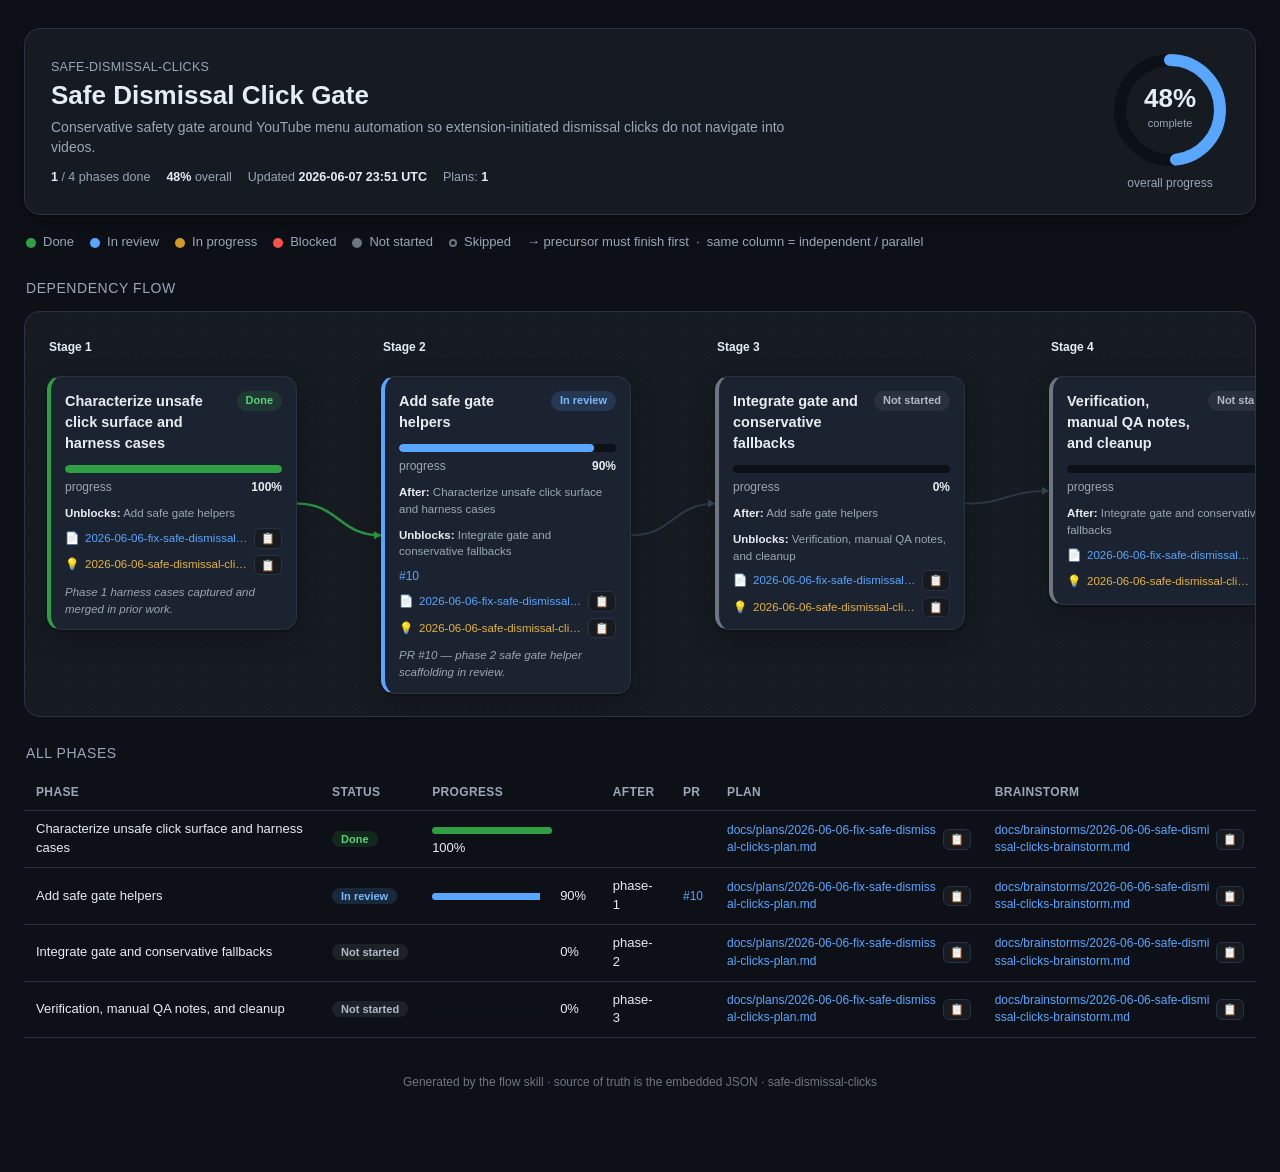
<file: docs/flow/safe-dismissal-clicks.html>
<!doctype html>
<html lang="en">
<head>
<meta charset="utf-8" />
<meta name="viewport" content="width=device-width, initial-scale=1" />
<title>Flow</title>
<style>
  :root {
    --bg: #0d1117;
    --panel: #161b22;
    --panel-2: #1c2330;
    --border: #2a3340;
    --text: #e6edf3;
    --muted: #9aa7b4;
    --done: #2ea043;
    --progress: #d29922;
    --review: #58a6ff;
    --blocked: #f85149;
    --idle: #6e7681;
    --edge: #3a4654;
    --edge-hot: #58a6ff;
    --shadow: 0 1px 2px rgba(0,0,0,.4), 0 8px 24px rgba(0,0,0,.25);
  }
  * { box-sizing: border-box; }
  html, body { margin: 0; background: var(--bg); color: var(--text); }
  body {
    font-family: -apple-system, BlinkMacSystemFont, "Segoe UI", Inter, Roboto, Helvetica, Arial, sans-serif;
    -webkit-font-smoothing: antialiased;
    line-height: 1.45;
  }
  a { color: var(--review); text-decoration: none; }
  a:hover { text-decoration: underline; }
  .wrap { max-width: 1400px; margin: 0 auto; padding: 28px 24px 80px; }

  header.flow-head {
    display: flex; gap: 28px; align-items: center;
    background: var(--panel); border: 1px solid var(--border);
    border-radius: 16px; padding: 22px 26px; box-shadow: var(--shadow);
  }
  .head-text { flex: 1 1 auto; min-width: 0; }
  .head-text .crumb { color: var(--muted); font-size: 12.5px; letter-spacing: .02em; text-transform: uppercase; }
  .head-text h1 { margin: 4px 0 6px; font-size: 26px; line-height: 1.2; }
  .head-text .desc { color: var(--muted); font-size: 14px; max-width: 760px; }
  .head-meta { color: var(--muted); font-size: 12.5px; margin-top: 10px; display: flex; gap: 16px; flex-wrap: wrap; }
  .head-meta b { color: var(--text); font-weight: 600; }

  .ring-box { flex: 0 0 auto; display: flex; flex-direction: column; align-items: center; gap: 6px; }
  .ring-label { font-size: 12px; color: var(--muted); }

  .legend { display: flex; gap: 16px; flex-wrap: wrap; margin: 18px 2px 8px; font-size: 13px; color: var(--muted); }
  .legend .item { display: inline-flex; gap: 7px; align-items: center; }
  .dot { width: 10px; height: 10px; border-radius: 50%; display: inline-block; }
  .dot.done { background: var(--done); }
  .dot.in-progress { background: var(--progress); }
  .dot.in-review { background: var(--review); }
  .dot.blocked { background: var(--blocked); }
  .dot.not-started { background: var(--idle); }
  /* skipped: a resolved decision not to build — hollow dot, distinct from idle */
  .dot.skipped { background: transparent; border: 2px solid var(--idle); width: 8px; height: 8px; }

  .section-title { margin: 26px 2px 12px; font-size: 14px; text-transform: uppercase; letter-spacing: .04em; color: var(--muted); }

  #graphScroll { overflow: auto; border: 1px solid var(--border); border-radius: 16px; background:
      radial-gradient(circle at 1px 1px, rgba(255,255,255,.035) 1px, transparent 0) 0 0 / 22px 22px,
      var(--panel); padding: 22px; }
  #graphInner { position: relative; display: inline-block; min-width: 100%; }
  #edges { position: absolute; inset: 0; pointer-events: none; z-index: 0; overflow: visible; }
  #columns { display: flex; align-items: flex-start; gap: 84px; position: relative; z-index: 1; }
  .level-col { display: flex; flex-direction: column; gap: 20px; min-width: 250px; }
  .col-head { font-size: 12px; color: var(--muted); display: flex; align-items: center; gap: 8px; padding-left: 2px; }
  .col-head .stage { font-weight: 600; color: var(--text); }
  .par-tag { font-size: 11px; color: var(--review); border: 1px solid var(--review); border-radius: 999px; padding: 1px 8px; }

  .card {
    width: 250px; background: var(--panel-2); border: 1px solid var(--border);
    border-radius: 14px; padding: 14px 14px 12px; box-shadow: var(--shadow);
    position: relative; border-left: 4px solid var(--idle);
  }
  .card.s-done { border-left-color: var(--done); }
  .card.s-in-progress { border-left-color: var(--progress); }
  .card.s-in-review { border-left-color: var(--review); }
  .card.s-blocked { border-left-color: var(--blocked); }
  .card.s-not-started { border-left-color: var(--idle); }
  /* skipped card: dashed rail, de-emphasised, struck-through title */
  .card.s-skipped { border-left-style: dashed; border-left-color: var(--idle); opacity: .6; }
  .card.s-skipped .name { text-decoration: line-through; text-decoration-color: var(--muted); }

  .card .top { display: flex; justify-content: space-between; gap: 8px; align-items: flex-start; }
  .card .name { font-weight: 650; font-size: 14.5px; }
  .pill { font-size: 11px; padding: 2px 9px; border-radius: 999px; white-space: nowrap; font-weight: 600; }
  .pill.done { background: rgba(46,160,67,.16); color: #5ad07a; }
  .pill.in-progress { background: rgba(210,153,34,.16); color: #e3b341; }
  .pill.in-review { background: rgba(88,166,255,.16); color: #79b8ff; }
  .pill.blocked { background: rgba(248,81,73,.16); color: #ff7b72; }
  .pill.not-started { background: rgba(110,118,129,.16); color: #b1bac4; }
  .pill.skipped { background: rgba(110,118,129,.12); color: #8b95a1; border: 1px dashed var(--idle); }

  .bar { height: 8px; border-radius: 999px; background: #0c1118; margin: 11px 0 6px; overflow: hidden; }
  .bar > span { display: block; height: 100%; border-radius: 999px; background: var(--progress); transition: width .3s; }
  .card.s-done .bar > span { background: var(--done); }
  .card.s-in-review .bar > span { background: var(--review); }
  .card.s-blocked .bar > span { background: var(--blocked); }
  .pct-row { display: flex; justify-content: space-between; font-size: 12px; color: var(--muted); }
  .pct-row b { color: var(--text); }

  .deps { font-size: 11.5px; color: var(--muted); margin-top: 9px; }
  .deps .k { color: var(--text); font-weight: 600; }

  .subs { margin-top: 10px; border-top: 1px solid var(--border); padding-top: 9px; display: flex; flex-direction: column; gap: 7px; }
  .sub { display: grid; grid-template-columns: 12px 1fr auto; gap: 8px; align-items: center; font-size: 12.5px; }
  .sub .sname { color: var(--text); overflow: hidden; text-overflow: ellipsis; white-space: nowrap; }
  .sub .sbar { grid-column: 1 / -1; height: 5px; background: #0c1118; border-radius: 999px; overflow: hidden; }
  .sub .sbar > span { display: block; height: 100%; }
  .note { margin-top: 9px; font-size: 11.5px; color: var(--muted); font-style: italic; }
  .pr { margin-top: 8px; font-size: 12px; }
  .plan, .brainstorm { margin-top: 6px; font-size: 11.5px; color: var(--muted); display: flex; align-items: center; gap: 6px; min-width: 0; }
  .plan a, .brainstorm a { color: var(--review); overflow: hidden; text-overflow: ellipsis; white-space: nowrap; }
  .brainstorm a { color: #e3b341; }
  table.flat td.doc-cell { font-size: 12px; max-width: 300px; }
  table.flat td.doc-cell a { word-break: break-all; }
  table.flat td.doc-cell .none { color: var(--idle); }
  .doc-cell-inner { display: inline-flex; align-items: center; gap: 6px; max-width: 100%; }

  /* copy-to-clipboard button (works offline under file:// via execCommand fallback) */
  .copy-btn {
    flex: 0 0 auto; display: inline-flex; align-items: center; justify-content: center;
    padding: 1px 6px; font-size: 11px; line-height: 1.5; font-family: inherit;
    background: var(--panel); color: var(--muted);
    border: 1px solid var(--border); border-radius: 6px; cursor: pointer;
    vertical-align: middle; transition: color .15s, border-color .15s, background .15s;
  }
  .copy-btn:hover { color: var(--text); border-color: var(--edge-hot); }
  .copy-btn:active { background: var(--panel-2); }
  .copy-btn.copied { color: var(--done); border-color: var(--done); }

  table.flat { width: 100%; border-collapse: collapse; margin-top: 4px; font-size: 13px; }
  table.flat th, table.flat td { text-align: left; padding: 9px 12px; border-bottom: 1px solid var(--border); }
  table.flat th { color: var(--muted); font-weight: 600; font-size: 12px; text-transform: uppercase; letter-spacing: .03em; }
  table.flat tr:hover td { background: var(--panel-2); }
  .mini-bar { width: 120px; height: 7px; background: #0c1118; border-radius: 999px; overflow: hidden; display: inline-block; vertical-align: middle; margin-right: 8px; }
  .mini-bar > span { display: block; height: 100%; }
  .indent { padding-left: 22px; color: var(--muted); }

  footer { color: var(--idle); font-size: 12px; margin-top: 36px; text-align: center; }
  .empty { color: var(--muted); padding: 40px; text-align: center; }
</style>
</head>
<body>
<div class="wrap">
  <header class="flow-head">
    <div class="head-text">
      <div class="crumb" id="crumb">FLOW</div>
      <h1 id="title">Flow</h1>
      <div class="desc" id="desc"></div>
      <div class="head-meta" id="meta"></div>
    </div>
    <div class="ring-box">
      <svg width="118" height="118" viewBox="0 0 118 118" id="ring">
        <circle cx="59" cy="59" r="50" fill="none" stroke="#0c1118" stroke-width="12"/>
        <circle cx="59" cy="59" r="50" fill="none" stroke="var(--done)" stroke-width="12"
                stroke-linecap="round" id="ringfg"
                transform="rotate(-90 59 59)" stroke-dasharray="0 999"/>
        <text x="59" y="56" text-anchor="middle" font-size="26" font-weight="700" fill="#e6edf3" id="ringpct">0%</text>
        <text x="59" y="76" text-anchor="middle" font-size="11" fill="#9aa7b4" id="ringsub">complete</text>
      </svg>
      <div class="ring-label">overall progress</div>
    </div>
  </header>

  <div class="legend">
    <span class="item"><i class="dot done"></i> Done</span>
    <span class="item"><i class="dot in-review"></i> In review</span>
    <span class="item"><i class="dot in-progress"></i> In progress</span>
    <span class="item"><i class="dot blocked"></i> Blocked</span>
    <span class="item"><i class="dot not-started"></i> Not started</span>
    <span class="item"><i class="dot skipped"></i> Skipped</span>
    <span class="item">→ precursor must finish first &nbsp;·&nbsp; same column = independent / parallel</span>
  </div>

  <div class="section-title">Dependency flow</div>
  <div id="graphScroll">
    <div id="graphInner">
      <svg id="edges"></svg>
      <div id="columns"></div>
    </div>
  </div>

  <div class="section-title">All phases</div>
  <div id="flat"></div>

  <footer id="foot"></footer>
</div>

<script type="application/json" id="flow-data">{
  "schema": 1,
  "feature": "safe-dismissal-clicks",
  "title": "Safe Dismissal Click Gate",
  "description": "Conservative safety gate around YouTube menu automation so extension-initiated dismissal clicks do not navigate into videos.",
  "planPaths": [
    "docs/plans/2026-06-06-fix-safe-dismissal-clicks-plan.md"
  ],
  "createdAt": 1780870354,
  "phases": [
    {
      "id": "phase-1",
      "name": "Characterize unsafe click surface and harness cases",
      "status": "done",
      "percent": 100,
      "dependsOn": [],
      "weight": 1,
      "pr": null,
      "planPath": "docs/plans/2026-06-06-fix-safe-dismissal-clicks-plan.md",
      "brainstormPath": "docs/brainstorms/2026-06-06-safe-dismissal-clicks-brainstorm.md",
      "note": "Phase 1 harness cases captured and merged in prior work.",
      "subPhases": []
    },
    {
      "id": "phase-2",
      "name": "Add safe gate helpers",
      "status": "in-review",
      "percent": 90,
      "dependsOn": [
        "phase-1"
      ],
      "weight": 1,
      "pr": "10",
      "planPath": "docs/plans/2026-06-06-fix-safe-dismissal-clicks-plan.md",
      "brainstormPath": "docs/brainstorms/2026-06-06-safe-dismissal-clicks-brainstorm.md",
      "note": "PR #10 — phase 2 safe gate helper scaffolding in review.",
      "subPhases": []
    },
    {
      "id": "phase-3",
      "name": "Integrate gate and conservative fallbacks",
      "status": "not-started",
      "percent": 0,
      "dependsOn": [
        "phase-2"
      ],
      "weight": 1,
      "pr": null,
      "planPath": "docs/plans/2026-06-06-fix-safe-dismissal-clicks-plan.md",
      "brainstormPath": "docs/brainstorms/2026-06-06-safe-dismissal-clicks-brainstorm.md",
      "note": "",
      "subPhases": []
    },
    {
      "id": "phase-4",
      "name": "Verification, manual QA notes, and cleanup",
      "status": "not-started",
      "percent": 0,
      "dependsOn": [
        "phase-3"
      ],
      "weight": 1,
      "pr": null,
      "planPath": "docs/plans/2026-06-06-fix-safe-dismissal-clicks-plan.md",
      "brainstormPath": "docs/brainstorms/2026-06-06-safe-dismissal-clicks-brainstorm.md",
      "note": "",
      "subPhases": []
    }
  ],
  "percent": 48,
  "counts": {
    "total": 4,
    "done": 1,
    "skipped": 0
  },
  "updatedAt": 1780876315,
  "repo": "MrHetz/ytblocker"
}</script>
<script>
(function () {
  "use strict";
  var STATUS_ORDER = ["not-started", "in-progress", "in-review", "blocked", "done", "skipped"];
  var STATUS_LABEL = {
    "not-started": "Not started", "in-progress": "In progress",
    "in-review": "In review", "blocked": "Blocked", "done": "Done", "skipped": "Skipped"
  };

  var data;
  try { data = JSON.parse(document.getElementById("flow-data").textContent); }
  catch (e) { document.querySelector(".wrap").innerHTML = "<p class='empty'>Could not parse flow data.</p>"; return; }

  var phases = Array.isArray(data.phases) ? data.phases : [];
  document.title = (data.title || data.feature || "Flow") + " — Flow";

  // ---------- header ----------
  document.getElementById("crumb").textContent = (data.feature || "flow").toUpperCase();
  document.getElementById("title").textContent = data.title || data.feature || "Flow";
  document.getElementById("desc").textContent = data.description || "";

  var overall = typeof data.percent === "number" ? data.percent : computeOverall(phases);
  var doneCount = phases.filter(function (p) { return p.status === "done"; }).length;
  var skippedCount = phases.filter(function (p) { return p.status === "skipped"; }).length;
  setRing(overall);
  document.getElementById("meta").innerHTML =
    "<span><b>" + doneCount + "</b> / " + phases.length + " phases done" +
      (skippedCount ? " · <b>" + skippedCount + "</b> skipped" : "") + "</span>" +
    "<span><b>" + overall + "%</b> overall</span>" +
    (data.updatedAt ? "<span>Updated <b>" + fmt(data.updatedAt) + "</b></span>" : "") +
    planLinks(data.planPaths);

  // ---------- layout into levels ----------
  var byId = {};
  phases.forEach(function (p) { byId[p.id] = p; });
  var levelOf = computeLevels(phases, byId);
  var maxLevel = 0;
  phases.forEach(function (p) { maxLevel = Math.max(maxLevel, levelOf[p.id]); });

  var columns = [];
  for (var l = 0; l <= maxLevel; l++) columns.push([]);
  phases.forEach(function (p) { columns[levelOf[p.id]].push(p); });

  var colsEl = document.getElementById("columns");
  var cardEls = {};
  columns.forEach(function (col, idx) {
    if (!col.length) return;
    var c = document.createElement("div");
    c.className = "level-col";
    var head = document.createElement("div");
    head.className = "col-head";
    head.innerHTML = "<span class='stage'>Stage " + (idx + 1) + "</span>" +
      (col.length > 1 ? "<span class='par-tag'>∥ " + col.length + " parallel</span>" : "");
    c.appendChild(head);
    col.forEach(function (p) {
      var el = renderCard(p, byId);
      cardEls[p.id] = el;
      c.appendChild(el);
    });
    colsEl.appendChild(c);
  });

  if (!phases.length) {
    document.getElementById("graphScroll").innerHTML = "<div class='empty'>No phases yet.</div>";
  }
  drawEdges(byId, cardEls);
  window.addEventListener("resize", function () { drawEdges(byId, cardEls); });

  // ---------- flat table ----------
  renderFlat(phases);

  // ---------- copy-to-clipboard buttons (cards + table) ----------
  setupCopy();

  document.getElementById("foot").textContent =
    "Generated by the flow skill · source of truth is the embedded JSON · " +
    (data.feature || "");

  // ================= helpers =================
  function pct(n) { n = Math.round(n || 0); return Math.max(0, Math.min(100, n)); }

  function computeOverall(ps) {
    if (!ps.length) return 0;
    var tot = 0, w = 0;
    ps.forEach(function (p) {
      if (p.status === "skipped") return; // skipped phases are excluded from the average
      var weight = p.weight || 1;
      tot += pct(p.percent) * weight; w += weight;
    });
    return w ? Math.round(tot / w) : 0;
  }

  function computeLevels(ps, idMap) {
    var memo = {}, stack = {};
    function lvl(id) {
      if (memo[id] != null) return memo[id];
      if (stack[id]) return 0; // cycle guard
      stack[id] = true;
      var p = idMap[id];
      var deps = (p && Array.isArray(p.dependsOn)) ? p.dependsOn.filter(function (d) { return idMap[d]; }) : [];
      var v = deps.length ? 1 + Math.max.apply(null, deps.map(lvl)) : 0;
      stack[id] = false; memo[id] = v; return v;
    }
    ps.forEach(function (p) { lvl(p.id); });
    return memo;
  }

  function setRing(p) {
    var r = 50, circ = 2 * Math.PI * r;
    var fg = document.getElementById("ringfg");
    fg.setAttribute("stroke-dasharray", (circ * p / 100) + " " + circ);
    fg.setAttribute("stroke", p >= 100 ? "var(--done)" : (p > 0 ? "var(--review)" : "var(--idle)"));
    document.getElementById("ringpct").textContent = p + "%";
  }

  function renderCard(p, idMap) {
    var el = document.createElement("div");
    el.className = "card s-" + (p.status || "not-started");
    var html = "";
    html += "<div class='top'><span class='name'>" + esc(p.name || p.id) + "</span>" +
            "<span class='pill " + (p.status || "not-started") + "'>" + (STATUS_LABEL[p.status] || "Not started") + "</span></div>";
    var pp = pct(p.percent);
    html += "<div class='bar'><span style='width:" + pp + "%'></span></div>";
    html += "<div class='pct-row'><span>progress</span><b>" + pp + "%</b></div>";

    var deps = (p.dependsOn || []).filter(function (d) { return idMap[d]; });
    var blocks = Object.keys(idMap).filter(function (k) {
      return (idMap[k].dependsOn || []).indexOf(p.id) !== -1;
    });
    if (deps.length) html += "<div class='deps'><span class='k'>After:</span> " +
      deps.map(function (d) { return esc(idMap[d].name || d); }).join(", ") + "</div>";
    if (blocks.length) html += "<div class='deps'><span class='k'>Unblocks:</span> " +
      blocks.map(function (d) { return esc(idMap[d].name || d); }).join(", ") + "</div>";
    if (!deps.length && !blocks.length) html += "<div class='deps'><span class='k'>Independent</span></div>";

    if (Array.isArray(p.subPhases) && p.subPhases.length) {
      html += "<div class='subs'>";
      p.subPhases.forEach(function (s) {
        var sp = pct(s.percent), st = s.status || "not-started";
        html += "<div class='sub'>" +
          "<i class='dot " + st + "'></i>" +
          "<span class='sname' title='" + esc(s.name || s.id) + "'>" + esc(s.name || s.id) + "</span>" +
          "<span class='pct-row'><b>" + sp + "%</b></span>" +
          "<div class='sbar'><span style='width:" + sp + "%;background:" + colorFor(st) + "'></span></div>" +
          "</div>";
      });
      html += "</div>";
    }
    if (p.pr) html += "<div class='pr'>" + prLink(p.pr) + "</div>";
    if (p.planPath) html += "<div class='plan' title='" + esc(p.planPath) + "'>📄 " + docLink(p.planPath, true) + copyBtn(p.planPath) + "</div>";
    if (p.brainstormPath) html += "<div class='brainstorm' title='" + esc(p.brainstormPath) + "'>💡 " + docLink(p.brainstormPath, true) + copyBtn(p.brainstormPath) + "</div>";
    if (p.note) html += "<div class='note'>" + esc(p.note) + "</div>";
    el.innerHTML = html;
    return el;
  }

  function drawEdges(idMap, els) {
    var svg = document.getElementById("edges");
    var inner = document.getElementById("graphInner");
    if (!svg || !inner) return;
    svg.innerHTML = "";
    var ib = inner.getBoundingClientRect();
    svg.setAttribute("width", inner.scrollWidth);
    svg.setAttribute("height", inner.scrollHeight);
    Object.keys(els).forEach(function (id) {
      var p = idMap[id];
      (p.dependsOn || []).forEach(function (depId) {
        var from = els[depId], to = els[id];
        if (!from || !to) return;
        var fb = from.getBoundingClientRect(), tb = to.getBoundingClientRect();
        var x1 = fb.right - ib.left, y1 = fb.top - ib.top + fb.height / 2;
        var x2 = tb.left - ib.left, y2 = tb.top - ib.top + tb.height / 2;
        var mx = (x1 + x2) / 2;
        var done = idMap[depId].status === "done";
        var path = document.createElementNS("http://www.w3.org/2000/svg", "path");
        path.setAttribute("d", "M" + x1 + "," + y1 + " C" + mx + "," + y1 + " " + mx + "," + y2 + " " + x2 + "," + y2);
        path.setAttribute("fill", "none");
        path.setAttribute("stroke", done ? "var(--done)" : "var(--edge)");
        path.setAttribute("stroke-width", done ? "2.4" : "1.8");
        path.setAttribute("opacity", done ? "0.9" : "0.7");
        svg.appendChild(path);
        var ah = document.createElementNS("http://www.w3.org/2000/svg", "path");
        ah.setAttribute("d", "M" + x2 + "," + y2 + " l-7,-4 l0,8 z");
        ah.setAttribute("fill", done ? "var(--done)" : "var(--edge)");
        svg.appendChild(ah);
      });
    });
  }

  function renderFlat(ps) {
    if (!ps.length) { document.getElementById("flat").innerHTML = "<div class='empty'>No phases.</div>"; return; }
    var rows = "<table class='flat'><thead><tr><th>Phase</th><th>Status</th><th>Progress</th><th>After</th><th>PR</th><th>Plan</th><th>Brainstorm</th></tr></thead><tbody>";
    ps.forEach(function (p) {
      rows += row(p, false);
      (p.subPhases || []).forEach(function (s) { rows += row(s, true); });
    });
    rows += "</tbody></table>";
    document.getElementById("flat").innerHTML = rows;
    function row(p, sub) {
      var st = p.status || "not-started", pp = pct(p.percent);
      var deps = sub ? "" : (p.dependsOn || []).join(", ");
      return "<tr>" +
        "<td class='" + (sub ? "indent" : "") + "'>" + (sub ? "↳ " : "") + esc(p.name || p.id) + "</td>" +
        "<td><span class='pill " + st + "'>" + (STATUS_LABEL[st] || st) + "</span></td>" +
        "<td><span class='mini-bar'><span style='width:" + pp + "%;background:" + colorFor(st) + "'></span></span>" + pp + "%</td>" +
        "<td>" + esc(deps) + "</td>" +
        "<td>" + (p.pr ? prLink(p.pr) : "") + "</td>" +
        "<td class='doc-cell'>" + docCell(p.planPath) + "</td>" +
        "<td class='doc-cell'>" + docCell(p.brainstormPath) + "</td>" +
        "</tr>";
    }
  }

  function colorFor(st) {
    return st === "done" ? "var(--done)" : st === "in-review" ? "var(--review)" :
      st === "blocked" ? "var(--blocked)" : st === "in-progress" ? "var(--progress)" : "var(--idle)";
    // skipped falls through to --idle (rendered de-emphasised via card opacity)
  }
  function planLinks(paths) {
    if (!paths || !paths.length) return "";
    return "<span>Plans: <b>" + paths.length + "</b></span>";
  }
  function prLink(pr) {
    var s = String(pr);
    var num = s.replace(/[^0-9]/g, "");
    if (/^https?:/.test(s)) return "<a href='" + esc(s) + "' target='_blank' rel='noopener'>PR</a>";
    if (num && data.repo) {
      var href = "https://github.com/" + data.repo + "/pull/" + num;
      return "<a class='pr' href='" + esc(href) + "' target='_blank' rel='noopener'>#" + num + "</a>";
    }
    return num ? "<span class='pr'>#" + num + "</span>" : esc(s);
  }
  function docLink(pp, short) {
    var s = String(pp == null ? "" : pp);
    if (!s) return "";
    var label = short ? s.split("/").pop() : s;
    // boards live in docs/flow/; make a best-effort relative link to the doc file
    var href = s.indexOf("docs/") === 0 ? "../" + s.slice("docs/".length) : s;
    return "<a href='" + esc(href) + "' title='" + esc(s) + "'>" + esc(label) + "</a>";
  }
  // a copy-the-repo-relative-path button; wired by the delegated listener below
  function copyBtn(pathStr) {
    var s = String(pathStr == null ? "" : pathStr);
    if (!s) return "";
    return "<button type='button' class='copy-btn' data-copy='" + esc(s) +
      "' title='Copy path: " + esc(s) + "'>📋</button>";
  }
  // flat-table cell: link + copy button, or an em-dash when empty
  function docCell(pathStr) {
    var s = String(pathStr == null ? "" : pathStr);
    if (!s) return "<span class='none'>—</span>";
    return "<span class='doc-cell-inner'>" + docLink(s) + copyBtn(s) + "</span>";
  }
  // one delegated handler for every copy button (cards + table)
  function setupCopy() {
    document.addEventListener("click", function (e) {
      var t = e.target;
      var btn = t && t.closest ? t.closest(".copy-btn") : null;
      if (!btn) return;
      e.preventDefault();
      copyToClipboard(btn.getAttribute("data-copy") || "", btn);
    });
  }
  function copyToClipboard(text, btn) {
    function flash() {
      if (!btn) return;
      var prev = btn.textContent;
      btn.textContent = "✓"; btn.classList.add("copied");
      setTimeout(function () { btn.textContent = prev; btn.classList.remove("copied"); }, 1100);
    }
    if (navigator.clipboard && navigator.clipboard.writeText) {
      navigator.clipboard.writeText(text).then(flash, function () { legacyCopy(text); flash(); });
      return;
    }
    legacyCopy(text); flash();
  }
  // file:// is not always a secure context for navigator.clipboard — fall back
  function legacyCopy(text) {
    var ta = document.createElement("textarea");
    ta.value = text;
    ta.setAttribute("readonly", "");
    ta.style.position = "fixed"; ta.style.top = "-1000px"; ta.style.opacity = "0";
    document.body.appendChild(ta);
    ta.select();
    try { document.execCommand("copy"); } catch (e) { /* clipboard unavailable */ }
    document.body.removeChild(ta);
  }
  function fmt(unixSeconds) {
    var d = new Date(unixSeconds * 1000);
    if (isNaN(d.getTime())) return "";
    return d.toISOString().slice(0, 16).replace("T", " ") + " UTC";
  }
  function esc(s) {
    return String(s == null ? "" : s).replace(/[&<>"']/g, function (c) {
      return { "&": "&amp;", "<": "&lt;", ">": "&gt;", '"': "&quot;", "'": "&#39;" }[c];
    });
  }
})();
</script>
</body>
</html>
</file>
<file: popup/popup.css>
* {
  box-sizing: border-box;
  margin: 0;
  padding: 0;
}

body {
  width: 320px;
  font-family: -apple-system, BlinkMacSystemFont, "Segoe UI", Roboto, sans-serif;
  font-size: 14px;
  color: #e1e1e1;
  background: #1a1a1a;
  padding: 16px;
}

h1 {
  font-size: 18px;
  font-weight: 600;
  margin-bottom: 12px;
  color: #fff;
}

h2 {
  font-size: 13px;
  font-weight: 600;
  text-transform: uppercase;
  letter-spacing: 0.5px;
  color: #888;
  margin-bottom: 8px;
}

.tabs {
  display: grid;
  grid-template-columns: repeat(3, 1fr);
  gap: 4px;
  margin-bottom: 14px;
  padding: 3px;
  border: 1px solid #333;
  border-radius: 4px;
  background: #121212;
}

.tab {
  min-height: 30px;
  border: 0;
  border-radius: 3px;
  background: transparent;
  color: #888;
  font-size: 12px;
  font-weight: 700;
  text-transform: uppercase;
  letter-spacing: 0.4px;
  cursor: pointer;
}

.tab:hover {
  color: #e1e1e1;
}

.tab.active {
  background: #ff4444;
  color: #fff;
}

.tab-panel[hidden] {
  display: none;
}

.tab-panel section:last-child {
  margin-bottom: 0;
  border-bottom: 0;
  padding-bottom: 0;
}

.toggles {
  margin-bottom: 16px;
  border-bottom: 1px solid #333;
  padding-bottom: 16px;
}

.toggle-row {
  display: flex;
  align-items: center;
  gap: 8px;
  padding: 6px 0;
  cursor: pointer;
}

.toggle-row input[type="checkbox"] {
  width: 16px;
  height: 16px;
  accent-color: #ff4444;
}

.timing-section,
.duration-section,
.creation-section,
.keywords-section,
.channels-section {
  margin-bottom: 16px;
  border-bottom: 1px solid #333;
  padding-bottom: 16px;
}

.timing-section h2,
.duration-section h2,
.creation-section h2,
.keywords-section h2,
.channels-section h2 {
  margin-top: 4px;
}

.section-heading-row {
  position: relative;
  display: flex;
  align-items: center;
  justify-content: space-between;
  gap: 8px;
  margin-bottom: 8px;
}

.section-heading-row h2 {
  margin-bottom: 0;
}

.info-button {
  width: 20px;
  height: 20px;
  border: 1px solid #555;
  border-radius: 50%;
  background: #222;
  color: #aaa;
  font-size: 12px;
  font-weight: 700;
  line-height: 18px;
  cursor: pointer;
}

.info-button:hover,
.info-button[aria-expanded="true"] {
  border-color: #ff4444;
  color: #fff;
}

.info-popover {
  margin: -2px 0 10px;
  padding: 8px 10px;
  border: 1px solid #3f3f3f;
  border-left: 3px solid #ff4444;
  border-radius: 4px;
  background: #202020;
  color: #d6d6d6;
  font-size: 12px;
  line-height: 1.35;
}

.timing-row,
.duration-row,
.creation-row {
  display: grid;
  gap: 8px;
}

.timing-row {
  grid-template-columns: 1fr 1fr auto;
  align-items: end;
}

.duration-row {
  grid-template-columns: 1fr 1fr;
}

.creation-row {
  grid-template-columns: 1fr 1fr auto;
  align-items: end;
}

.timing-row label,
.duration-row label,
.creation-row label {
  display: grid;
  gap: 4px;
  color: #aaa;
  font-size: 12px;
}

.timing-row input,
.duration-row input,
.creation-row input {
  width: 100%;
  padding: 6px 8px;
  border: 1px solid #444;
  border-radius: 4px;
  background: #2a2a2a;
  color: #e1e1e1;
  font-size: 13px;
}

.timing-unit {
  padding-bottom: 7px;
  color: #888;
  font-size: 12px;
}

.keyword-input-row {
  display: flex;
  gap: 6px;
  margin-bottom: 8px;
}

.keyword-input-row input {
  flex: 1;
  padding: 6px 8px;
  border: 1px solid #444;
  border-radius: 4px;
  background: #2a2a2a;
  color: #e1e1e1;
  font-size: 13px;
}

.keyword-input-row input::placeholder {
  color: #666;
}

.keyword-input-row button {
  padding: 6px 12px;
  border: none;
  border-radius: 4px;
  background: #ff4444;
  color: #fff;
  font-size: 16px;
  font-weight: 600;
  cursor: pointer;
}

.keyword-input-row button:hover {
  background: #e03030;
}

#keywordList,
#channelList {
  list-style: none;
  max-height: 150px;
  overflow-y: auto;
  margin-bottom: 8px;
}

#keywordList li,
#channelList li {
  display: flex;
  align-items: center;
  justify-content: space-between;
  padding: 4px 0;
  border-bottom: 1px solid #2a2a2a;
}

#keywordList li .kw-text,
#channelList li .kw-text {
  flex: 1;
  font-size: 13px;
}

#keywordList li .kw-case,
#channelList li .kw-case {
  font-size: 11px;
  padding: 2px 6px;
  border: 1px solid #555;
  border-radius: 3px;
  background: transparent;
  color: #aaa;
  cursor: pointer;
  margin-right: 6px;
}

#keywordList li .kw-case.active,
#channelList li .kw-case.active {
  border-color: #ff4444;
  color: #ff4444;
}

#keywordList li .kw-remove,
#channelList li .kw-remove {
  background: none;
  border: none;
  color: #666;
  font-size: 16px;
  cursor: pointer;
  padding: 0 4px;
}

#keywordList li .kw-remove:hover,
#channelList li .kw-remove:hover {
  color: #ff4444;
}
</file>
